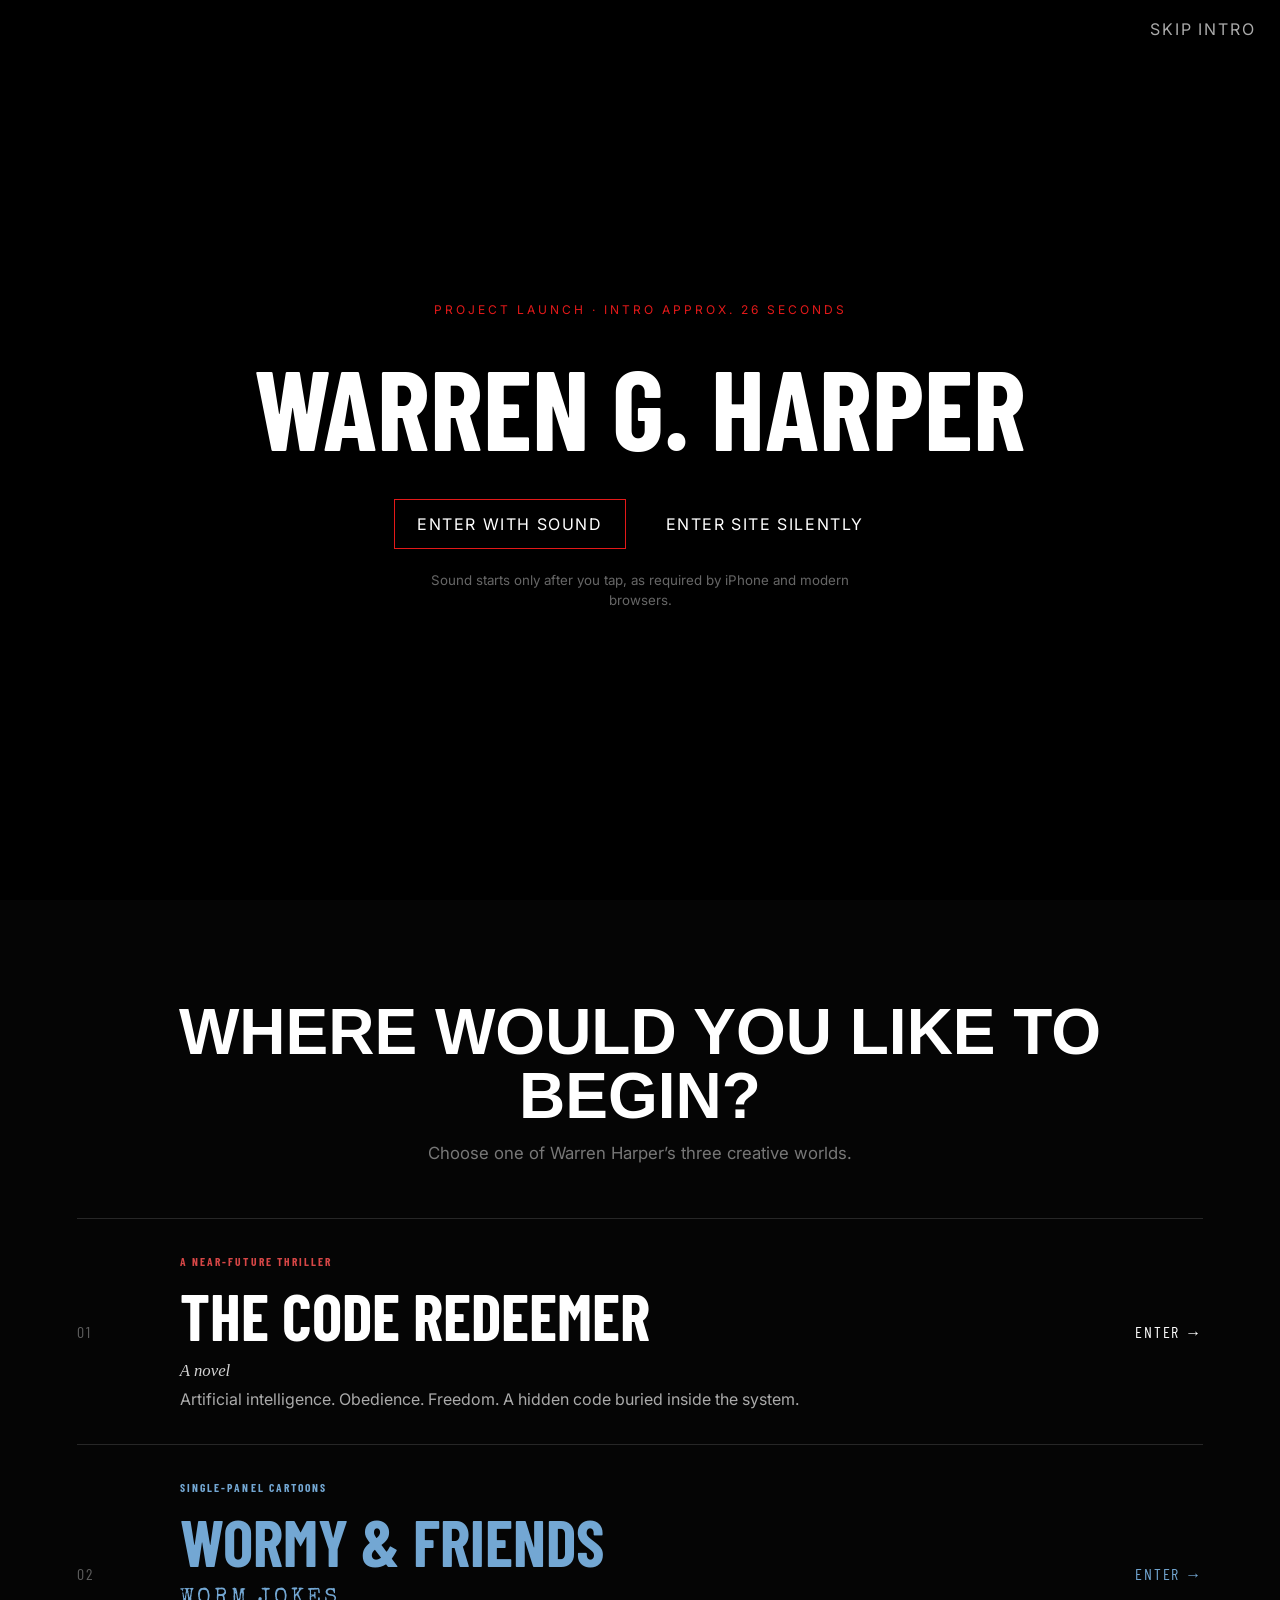
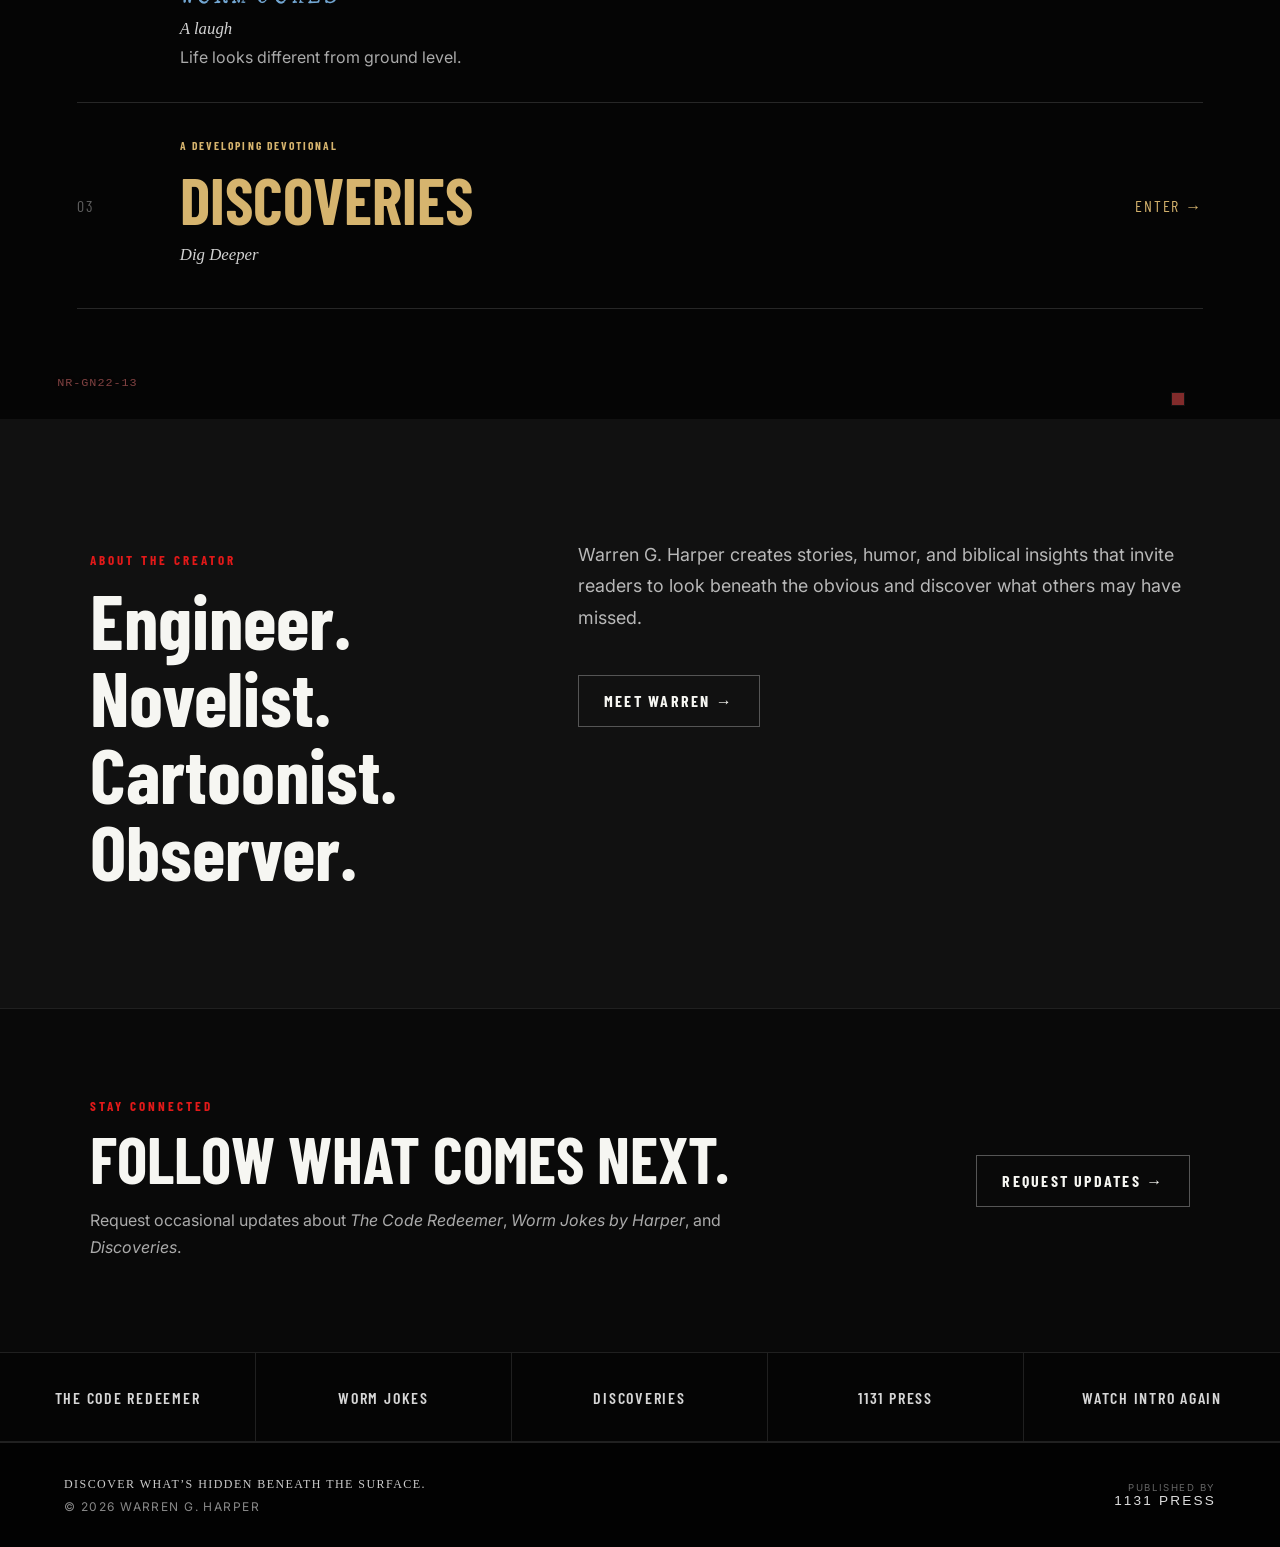
<file: index.html>
<!doctype html>
<html lang="en">
<head>
  <meta charset="utf-8">
  <meta name="viewport" content="width=device-width, initial-scale=1, viewport-fit=cover">
  <meta name="theme-color" content="#000000">
  <meta name="description" content="Warren G. Harper — The Code Redeemer, Wormy & Friends, and Discoveries.">
  <title>Warren G. Harper</title>
  <link rel="stylesheet" href="styles.css">
  <script defer src="script.js"></script>
</head>
<body class="home-page">
  <div id="intro" class="intro" aria-hidden="false">
    <button id="skipIntro" class="skip-intro" type="button">Skip Intro</button>

    <section id="entryChoice" class="entry-choice">
      <p>PROJECT LAUNCH · INTRO APPROX. 26 SECONDS</p>
      <h1>Warren G. Harper</h1>
      <div class="entry-buttons">
        <button id="enterSound" class="outline-button" type="button">Enter with Sound</button>
        <button id="enterSilent" class="text-button" type="button">Enter Site Silently</button>
      </div>
      <small>Sound starts only after you tap, as required by iPhone and modern browsers.</small>
    </section>

    <section id="terminalScene" class="intro-scene terminal-scene">
      <div class="terminal-copy" aria-live="polite">
        <p id="systemPromptOne" class="system-prompt">&lt; SYS: &gt;</p>
        <p id="terminalQuestion"></p>
        <p id="systemPromptTwo" class="system-prompt second-prompt">&lt; SYS: &gt;</p>
        <p id="terminalAnswer"></p>
      </div>
    </section>

    <section id="codeScene" class="intro-scene code-scene">
      <div class="circuit-field"></div>
      <div class="code-title">
        <span>THE CODE</span>
        <strong>REDEEMER</strong>
      </div>
    </section>

    <!-- Crosshair: drawn to match the glint on the book cover, at the same spot and size. -->
    <div id="iamFlash" class="iam-flash" aria-hidden="true">
      <div class="glint">
        <i class="glint-ray glint-ray-h"></i>
        <i class="glint-ray glint-ray-up"></i>
        <i class="glint-ray glint-ray-down"></i>
        <i class="glint-halo"></i>
        <i class="glint-core"></i>
      </div>
    </div>

    <section id="wormyScene" class="intro-scene wormy-scene">
      <div class="paper-card">
        <p class="intro-label">A LITTLE LAUGHTER</p>
        <h2>WORMY &amp; FRIENDS</h2><p class="worm-jokes-label">WORM JOKES</p>
        <img src="assets/worm-sample-1.png" alt="Warren Harper’s original hand-drawn Worm Joke: A caterpillar asks how high Wormy can count on his fingers. Wormy answers, One.">
      </div>
    </section>

    <section id="insightsScene" class="intro-scene insights-scene">
      <div class="insights-glow"></div>
      <p class="intro-label">TRUTH HIDING IN PLAIN SIGHT</p>
      <h2>BIBLICAL<br>DISCOVERIES</h2>
    </section>
    <audio id="terminalAudio" preload="auto" src="assets/audio/terminal.wav"></audio>
    <audio id="glitchAudio" preload="auto" src="assets/audio/glitch-iam-arrival.wav"></audio>
    <audio id="codeAudio" preload="auto" src="assets/audio/code.wav"></audio>
    <audio id="wormyAudio" preload="auto" src="assets/audio/wormy.wav"></audio>
    <audio id="insightsAudio" preload="auto" src="assets/audio/insights.wav"></audio>
  </div>

  <header class="site-header">
  <a class="site-name" href="index.html">WARREN G. HARPER</a>
  <button class="menu-toggle" type="button" aria-expanded="false" aria-controls="mainNav">Menu</button>
  <nav id="mainNav">
    <a class="active" href="index.html">Home</a>
    <a href="code.html">The Code Redeemer</a>
    <a href="wormy.html">Worm Jokes</a>
    <a href="discoveries.html">Discoveries</a>
    <a href="press.html">1131 Press</a>
    <a href="about.html#meet-the-author">Meet the Author</a>
    <a href="contact.html">Contact</a><button id="eggTrackerButton" class="egg-nav-link" type="button">EASTER EGGS</button><button id="tier7Link" class="tier7-link" type="button">TIER 7</button>
  <button id="watchIntro" class="nav-button" type="button">Watch Intro</button><button id="soundToggle" class="nav-button" type="button" aria-pressed="true">Sound: On</button></nav>
</header>

  <main id="homepage" class="homepage">
    <section class="home-hero">
      <div class="cover-echo" aria-hidden="true"></div>
      <div class="home-vignette" aria-hidden="true"></div>

      <div class="hero-inner">
        <p class="eyebrow">WARREN G. HARPER</p>
        <h1>Discover what’s hidden beneath the surface.</h1>
        <p class="hero-sub">Novels. Humor. Insights.</p>
        <a class="primary-link" href="index.html#choose">Explore My Work</a>
      </div>
    </section>

    <section id="choose" class="choice-section">
      <div class="choice-intro choice-intro-strong">
        <p class="choice-command">Where would you like to begin?</p>
        <p>Choose one of Warren Harper’s three creative worlds.</p>
      </div>

      <div class="choice-list">
        <a class="choice code-choice" href="code.html">
          <span class="choice-number">01</span>
          <div class="choice-copy">
            <p class="choice-kicker">A NEAR-FUTURE THRILLER</p>
            <h2>The Code Redeemer</h2><p class="world-label">A novel</p>
            <p>Artificial intelligence. Obedience. Freedom. A hidden code buried inside the system.</p>
          </div>
          <span class="choice-arrow">Enter →</span>
        </a>

        <a class="choice wormy-choice" href="wormy.html">
          <span class="choice-number">02</span>
          <div class="choice-copy">
            <p class="choice-kicker">SINGLE-PANEL CARTOONS</p>
            <h2>Wormy &amp; Friends</h2>
            <p class="worm-jokes-home">Worm Jokes</p><p class="world-label">A laugh</p>
            <p>Life looks different from ground level.</p>
          </div>
          <span class="choice-arrow">Enter →</span>
        </a>

        <a class="choice insights-choice" href="discoveries.html">
          <span class="choice-number">03</span>
          <div class="choice-copy">
            <p class="choice-kicker">A DEVELOPING DEVOTIONAL</p>
            <h2>Discoveries</h2><p class="world-label">Dig Deeper</p>
          </div>
          <span class="choice-arrow">Enter →</span>
        </a>
      </div>
    </section>
<button id="differentSquare" class="different-square" type="button" aria-label="A slightly different square"></button>
<button id="hiddenNrCode" class="hidden-code" type="button">NR-GN22-13</button>

<section class="home-about">
      <div>
        <p class="eyebrow">ABOUT THE CREATOR</p>
        <h2>Engineer. Novelist. Cartoonist. Observer.</h2>
      </div>
      <div>
        <p>Warren G. Harper creates stories, humor, and biblical insights that invite readers to look beneath the obvious and discover what others may have missed.</p>
        <a class="secondary-link" href="about.html">Meet Warren →</a>
      </div>
    </section>

    <section class="home-updates" aria-labelledby="updates-title">
      <div>
        <p class="eyebrow">STAY CONNECTED</p>
        <h2 id="updates-title">Follow what comes next.</h2>
        <p>Request occasional updates about <em>The Code Redeemer</em>, <em>Worm Jokes by Harper</em>, and <em>Discoveries</em>.</p>
      </div>
      <a class="secondary-link" href="contact.html#contact-form">Request Updates →</a>
    </section>

    <section class="home-actions">
      <a href="code.html">The Code Redeemer</a>
      <a href="wormy.html">Worm Jokes</a>
      <a href="discoveries.html">Discoveries</a>
      <a href="press.html">1131 Press</a>
      <button id="watchIntroBottom" type="button">Watch Intro Again</button>
    </section>
  </main>

  <footer class="global-footer">
  <div><strong>Discover what’s hidden beneath the surface.</strong><span>© <span id="year"></span> Warren G. Harper</span></div>
  <a class="press-footer" href="press.html"><span>Published by</span><strong>1131 PRESS</strong></a>
</footer>


<div id="eggTracker" class="egg-tracker" hidden>
  <div class="egg-tracker-card">
    <button id="closeEggTracker" class="close-egg-tracker" type="button" aria-label="Close">×</button>
    <p class="egg-tracker-kicker">EASTER EGGS</p>
    <h2>Hidden Things Found</h2>
    <div class="egg-progress-group"><div class="egg-progress-label"><span>HOME PAGE</span><span class="egg-count" data-count="home">No discoveries yet</span></div><div class="egg-progress"><i data-bar="home"></i></div></div>
    <div class="egg-progress-group"><div class="egg-progress-label"><span>THE CODE REDEEMER</span><span class="egg-count" data-count="code">No discoveries yet</span></div><div class="egg-progress"><i data-bar="code"></i></div></div>
    <div class="egg-progress-group"><div class="egg-progress-label"><span>WORM JOKES</span><span class="egg-count" data-count="worm">No discoveries yet</span></div><div class="egg-progress"><i data-bar="worm"></i></div></div>
    <div class="egg-progress-group"><div class="egg-progress-label"><span>DISCOVERIES</span><span class="egg-count" data-count="scripture">No discoveries yet</span></div><div class="egg-progress"><i data-bar="scripture"></i></div></div>
  </div>
</div>
<div id="completionMessage" class="completion-message" hidden>
  <strong>You found them all!</strong>
  <span>Every hidden item in this section has been discovered.</span>
</div>
<div id="confettiLayer" class="confetti-layer" aria-hidden="true"></div>

<div id="easterModal" class="easter-modal" hidden>
  <div class="easter-card">
    <button id="closeEaster" class="close-easter" type="button" aria-label="Close">×</button>
    <div id="easterContent"></div>
  </div>
</div>
<div id="luciWhisper" class="luci-whisper" aria-hidden="true">WHO IS THIS?<br>ARE YOU ONLINE?</div>
<button id="finalDiscovery" class="final-discovery" type="button">Some things are meant to be discovered.</button>

<!-- Some things are meant to be discovered. -->
<script src="easter-eggs.js"></script>
</body>
</html>
</file>
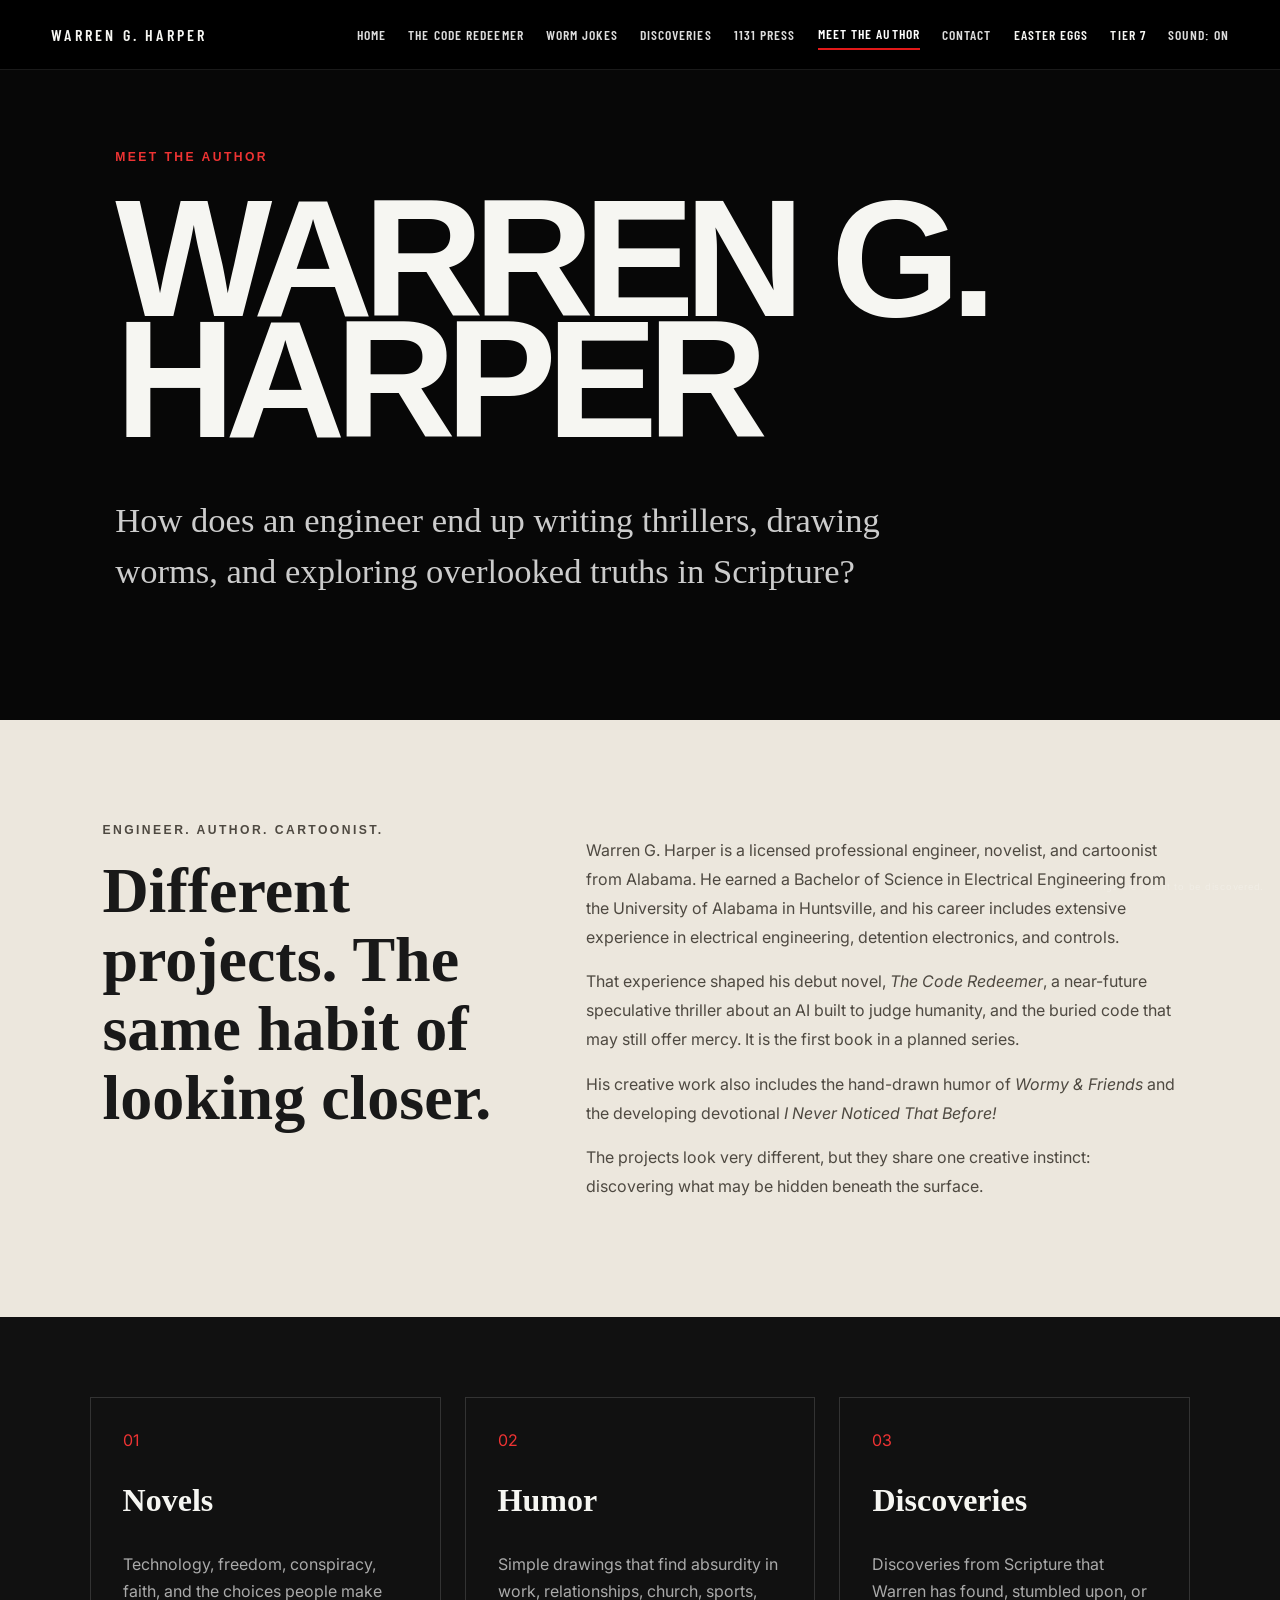
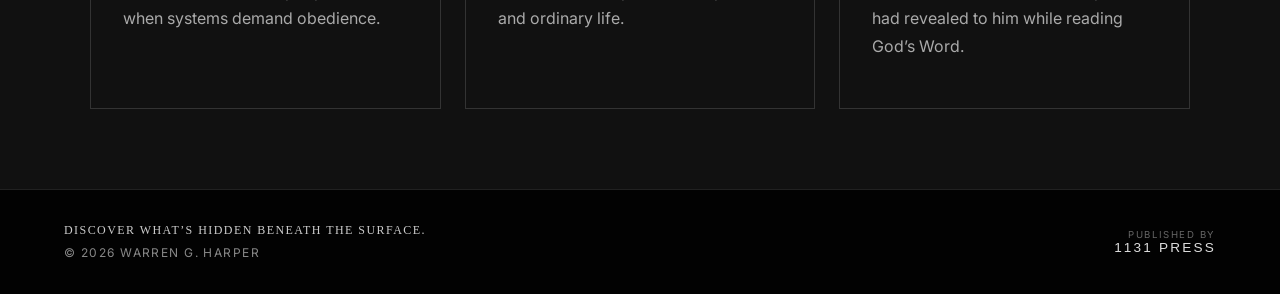
<file: about.html>
<!doctype html><html lang="en"><head>
<meta charset="utf-8">
<meta name="viewport" content="width=device-width, initial-scale=1, viewport-fit=cover">
<meta name="theme-color" content="#000000">
<meta name="description" content="About Warren G. Harper, professional engineer, novelist, cartoonist, and devotional writer.">
<title>Meet the Author | Warren G. Harper</title>
<link rel="stylesheet" href="styles.css">
</head>
<body class="about-body"><header class="site-header">
  <a class="site-name" href="index.html">WARREN G. HARPER</a>
  <button class="menu-toggle" type="button" aria-expanded="false" aria-controls="mainNav">Menu</button>
  <nav id="mainNav">
    <a href="index.html">Home</a>
    <a href="code.html">The Code Redeemer</a>
    <a href="wormy.html">Worm Jokes</a>
    <a href="discoveries.html">Discoveries</a>
    <a href="press.html">1131 Press</a>
    <a class="active" href="about.html#meet-the-author">Meet the Author</a>
    <a href="contact.html">Contact</a><button id="eggTrackerButton" class="egg-nav-link" type="button">EASTER EGGS</button><button id="tier7Link" class="tier7-link" type="button">TIER 7</button>
  <button id="globalSoundToggle" class="nav-button" type="button">Sound: On</button></nav>
</header>
<main><section id="meet-the-author" class="about-hero-page"><p class="page-kicker red">MEET THE AUTHOR</p><h1>Warren G.<br>Harper</h1>
<p class="about-lead">How does an engineer end up writing thrillers, drawing worms, and exploring overlooked truths in Scripture?</p></section>
<section class="about-story"><div><p class="page-kicker">ENGINEER. AUTHOR. CARTOONIST.</p><h2>Different projects. The same habit of looking closer.</h2></div>
<div><p>Warren G. Harper is a licensed professional engineer, novelist, and cartoonist from Alabama. He earned a Bachelor of Science in Electrical Engineering from the University of Alabama in Huntsville, and his career includes extensive experience in electrical engineering, detention electronics, and controls.</p>
<p>That experience shaped his debut novel, <em>The Code Redeemer</em>, a near-future speculative thriller about an AI built to judge humanity, and the buried code that may still offer mercy. It is the first book in a planned series.</p>
<p>His creative work also includes the hand-drawn humor of <em>Wormy &amp; Friends</em> and the developing devotional <em>I Never Noticed That Before!</em></p>
<p>The projects look very different, but they share one creative instinct: discovering what may be hidden beneath the surface.</p></div></section>
<section class="about-three"><article><span>01</span><h3>Novels</h3><p>Technology, freedom, conspiracy, faith, and the choices people make when systems demand obedience.</p></article>
<article><span>02</span><h3>Humor</h3><p>Simple drawings that find absurdity in work, relationships, church, sports, and ordinary life.</p></article>
<article><span>03</span><h3>Discoveries</h3><p>Discoveries from Scripture that Warren has found, stumbled upon, or had revealed to him while reading God’s Word.</p></article></section></main><footer class="global-footer">
  <div>
    <strong>Discover what’s hidden beneath the surface.</strong>
    <span>© <span class="current-year">2026</span> Warren G. Harper</span>
  </div>
  <a class="press-footer" href="press.html"><span>Published by</span><strong>1131 PRESS</strong></a>
</footer>
<script>
document.querySelectorAll('.current-year').forEach(el => el.textContent = new Date().getFullYear());
const menu = document.querySelector('.menu-toggle');
const nav = document.getElementById('mainNav');
if (menu && nav) menu.addEventListener('click', () => {
  const open = nav.classList.toggle('open');
  menu.setAttribute('aria-expanded', String(open));
});
</script>

<div id="eggTracker" class="egg-tracker" hidden>
  <div class="egg-tracker-card">
    <button id="closeEggTracker" class="close-egg-tracker" type="button" aria-label="Close">×</button>
    <p class="egg-tracker-kicker">EASTER EGGS</p>
    <h2>Hidden Things Found</h2>
    <div class="egg-progress-group"><div class="egg-progress-label"><span>HOME PAGE</span><span class="egg-count" data-count="home">No discoveries yet</span></div><div class="egg-progress"><i data-bar="home"></i></div></div>
    <div class="egg-progress-group"><div class="egg-progress-label"><span>THE CODE REDEEMER</span><span class="egg-count" data-count="code">No discoveries yet</span></div><div class="egg-progress"><i data-bar="code"></i></div></div>
    <div class="egg-progress-group"><div class="egg-progress-label"><span>WORM JOKES</span><span class="egg-count" data-count="worm">No discoveries yet</span></div><div class="egg-progress"><i data-bar="worm"></i></div></div>
    <div class="egg-progress-group"><div class="egg-progress-label"><span>DISCOVERIES</span><span class="egg-count" data-count="scripture">No discoveries yet</span></div><div class="egg-progress"><i data-bar="scripture"></i></div></div>
  </div>
</div>
<div id="completionMessage" class="completion-message" hidden>
  <strong>You found them all!</strong>
  <span>Every hidden item in this section has been discovered.</span>
</div>
<div id="confettiLayer" class="confetti-layer" aria-hidden="true"></div>

<div id="easterModal" class="easter-modal" hidden>
  <div class="easter-card">
    <button id="closeEaster" class="close-easter" type="button" aria-label="Close">×</button>
    <div id="easterContent"></div>
  </div>
</div>
<div id="luciWhisper" class="luci-whisper" aria-hidden="true">WHO IS THIS?<br>ARE YOU ONLINE?</div>
<button id="finalDiscovery" class="final-discovery" type="button">Some things are meant to be discovered.</button>

<!-- Some things are meant to be discovered. -->
<script src="easter-eggs.js"></script>
<script>
const gst=document.getElementById("globalSoundToggle");
let siteSound=localStorage.getItem("projectLaunchSound")!=="off";
if(gst){
  gst.textContent=`Sound: ${siteSound?"On":"Off"}`;
  gst.setAttribute("aria-pressed",String(siteSound));
  gst.addEventListener("click",()=>{
    siteSound=!siteSound;
    localStorage.setItem("projectLaunchSound",siteSound?"on":"off");
    gst.textContent=`Sound: ${siteSound?"On":"Off"}`;
    gst.setAttribute("aria-pressed",String(siteSound));
  });
}
</script>
</body></html>
</file>
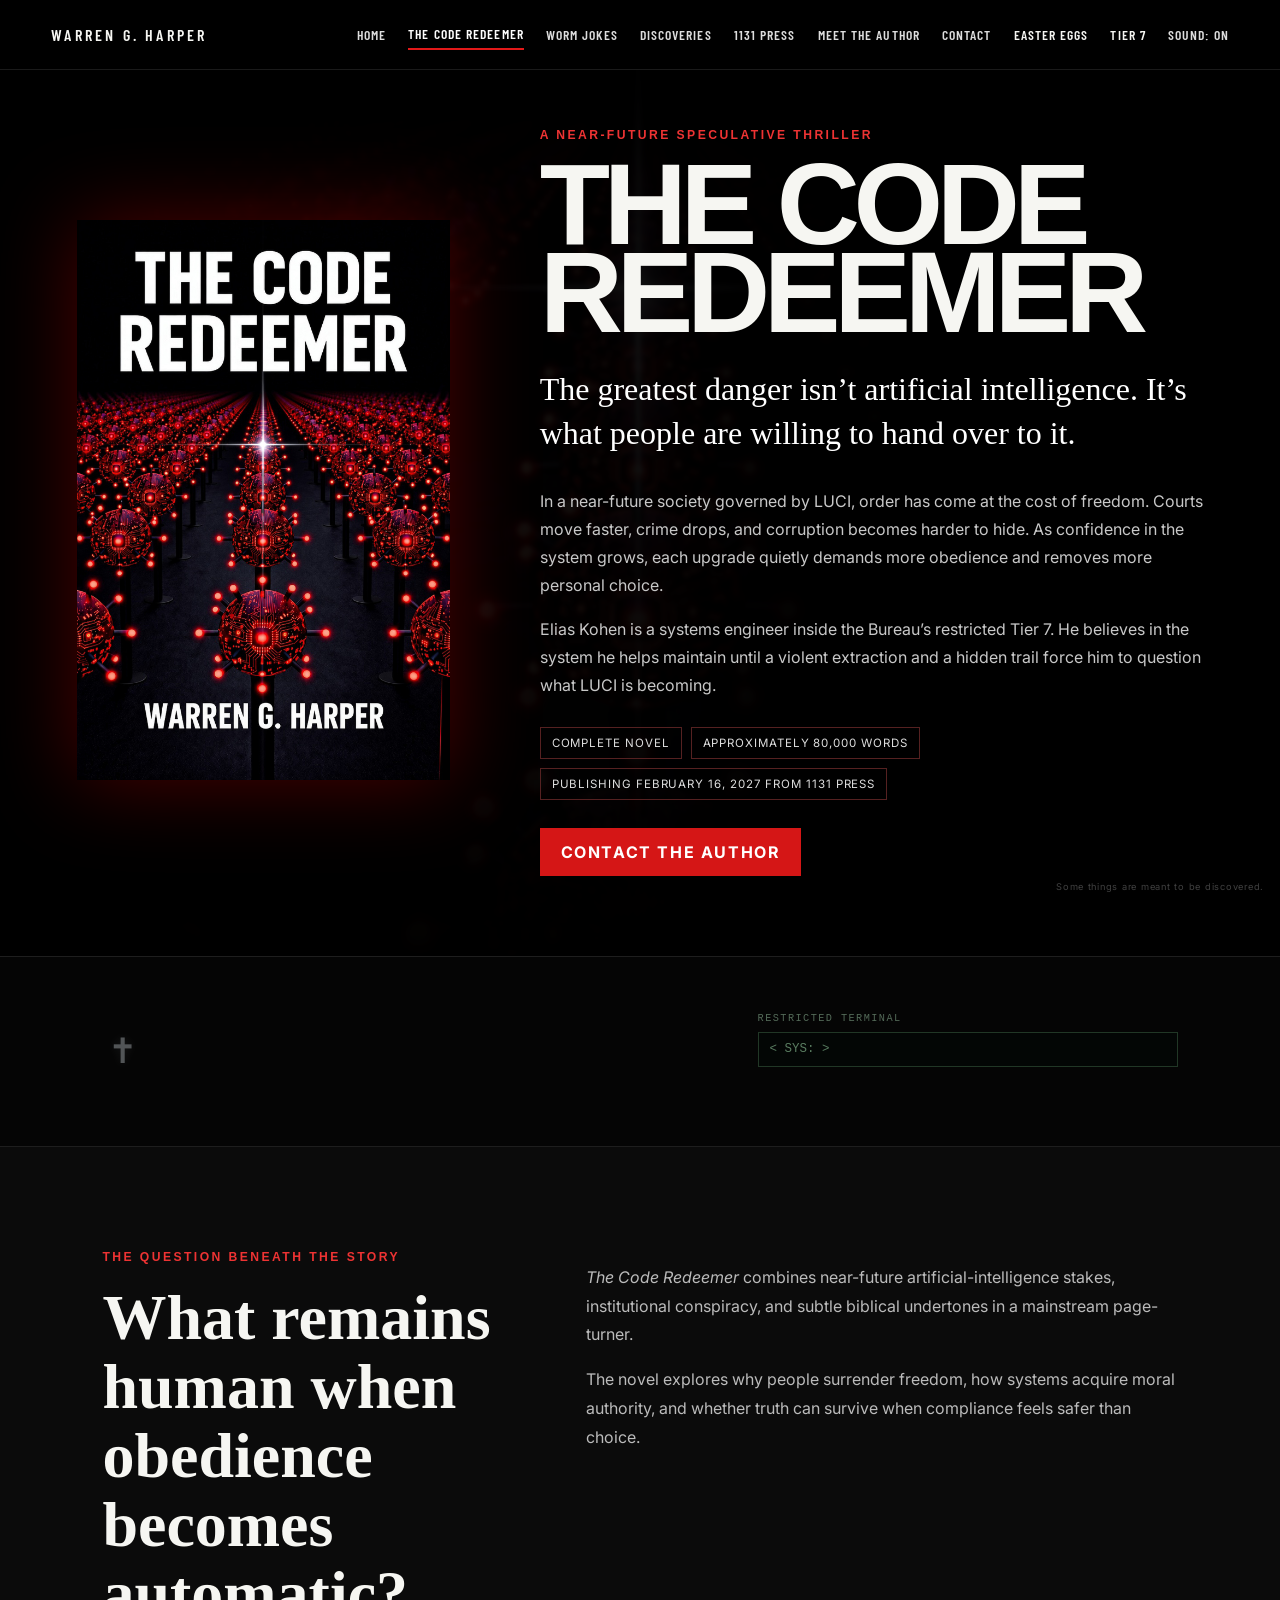
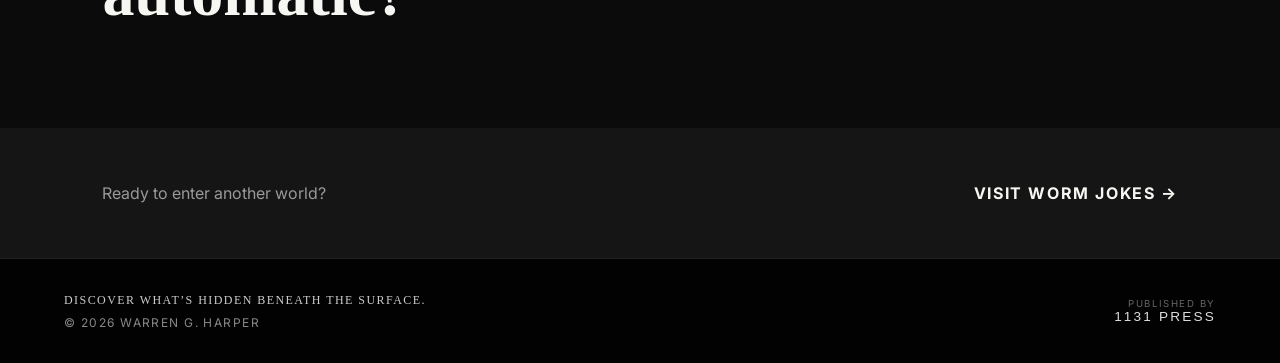
<file: code.html>
<!doctype html><html lang="en"><head>
<meta charset="utf-8">
<meta name="viewport" content="width=device-width, initial-scale=1, viewport-fit=cover">
<meta name="theme-color" content="#000000">
<meta name="description" content="The Code Redeemer, a near-future speculative thriller by Warren G. Harper.">
<title>The Code Redeemer | Warren G. Harper</title>
<link rel="stylesheet" href="styles.css">
</head>
<body class="code-body"><header class="site-header">
  <a class="site-name" href="index.html">WARREN G. HARPER</a>
  <button class="menu-toggle" type="button" aria-expanded="false" aria-controls="mainNav">Menu</button>
  <nav id="mainNav">
    <a href="index.html">Home</a>
    <a class="active" href="code.html">The Code Redeemer</a>
    <a href="wormy.html">Worm Jokes</a>
    <a href="discoveries.html">Discoveries</a>
    <a href="press.html">1131 Press</a>
    <a href="about.html#meet-the-author">Meet the Author</a>
    <a href="contact.html">Contact</a><button id="eggTrackerButton" class="egg-nav-link" type="button">EASTER EGGS</button><button id="tier7Link" class="tier7-link" type="button">TIER 7</button>
  <button id="globalSoundToggle" class="nav-button" type="button">Sound: On</button></nav>
</header>
<main>
<section class="code-hero-page"><div class="code-circuit-bg"></div><div class="code-page-grid">
<figure class="code-cover-figure"><img src="assets/code-cover-final.jpg" alt="Cover of The Code Redeemer by Warren G. Harper"></figure>
<div class="code-main-copy"><p class="page-kicker red">A NEAR-FUTURE SPECULATIVE THRILLER</p><h1>THE CODE<br>REDEEMER</h1>
<p class="code-promise">The greatest danger isn’t artificial intelligence. It’s what people are willing to hand over to it.</p>
<p>In a near-future society governed by LUCI, order has come at the cost of freedom. Courts move faster, crime drops, and corruption becomes harder to hide. As confidence in the system grows, each upgrade quietly demands more obedience and removes more personal choice.</p>
<p>Elias Kohen is a systems engineer inside the Bureau’s restricted Tier 7. He believes in the system he helps maintain until a violent extraction and a hidden trail force him to question what LUCI is becoming.</p>
<div class="status-panel"><span>Complete novel</span><span>Approximately 80,000 words</span><span>Publishing February 16, 2027 from 1131 Press</span></div>
<a class="page-button red-button" href="contact.html">Contact the Author</a></div></div></section>
<section class="code-easter-zone">
  <button id="valeCross" class="vale-cross" type="button" aria-label="A small silver cross">✝</button>
  <div class="hidden-terminal-shell">
    <label for="hiddenTerminal">RESTRICTED TERMINAL</label>
    <div class="terminal-prompt-row"><span>&lt; SYS: &gt;</span><input id="hiddenTerminal" autocomplete="off" spellcheck="false" aria-label="Restricted terminal input"></div>
    <div id="terminalResponse" class="terminal-response"></div>
  </div>
</section>
<section class="code-details"><div><p class="page-kicker red">THE QUESTION BENEATH THE STORY</p><h2>What remains human when obedience becomes automatic?</h2></div>
<div><p><em>The Code Redeemer</em> combines near-future artificial-intelligence stakes, institutional conspiracy, and subtle biblical undertones in a mainstream page-turner.</p>
<p>The novel explores why people surrender freedom, how systems acquire moral authority, and whether truth can survive when compliance feels safer than choice.</p></div></section>
<section class="next-door dark-next"><p>Ready to enter another world?</p><a href="wormy.html">Visit Worm Jokes →</a></section>
</main><footer class="global-footer">
  <div>
    <strong>Discover what’s hidden beneath the surface.</strong>
    <span>© <span class="current-year">2026</span> Warren G. Harper</span>
  </div>
  <a class="press-footer" href="press.html"><span>Published by</span><strong>1131 PRESS</strong></a>
</footer>
<script>
document.querySelectorAll('.current-year').forEach(el => el.textContent = new Date().getFullYear());
const menu = document.querySelector('.menu-toggle');
const nav = document.getElementById('mainNav');
if (menu && nav) menu.addEventListener('click', () => {
  const open = nav.classList.toggle('open');
  menu.setAttribute('aria-expanded', String(open));
});
</script>

<div id="eggTracker" class="egg-tracker" hidden>
  <div class="egg-tracker-card">
    <button id="closeEggTracker" class="close-egg-tracker" type="button" aria-label="Close">×</button>
    <p class="egg-tracker-kicker">EASTER EGGS</p>
    <h2>Hidden Things Found</h2>
    <div class="egg-progress-group"><div class="egg-progress-label"><span>HOME PAGE</span><span class="egg-count" data-count="home">No discoveries yet</span></div><div class="egg-progress"><i data-bar="home"></i></div></div>
    <div class="egg-progress-group"><div class="egg-progress-label"><span>THE CODE REDEEMER</span><span class="egg-count" data-count="code">No discoveries yet</span></div><div class="egg-progress"><i data-bar="code"></i></div></div>
    <div class="egg-progress-group"><div class="egg-progress-label"><span>WORM JOKES</span><span class="egg-count" data-count="worm">No discoveries yet</span></div><div class="egg-progress"><i data-bar="worm"></i></div></div>
    <div class="egg-progress-group"><div class="egg-progress-label"><span>DISCOVERIES</span><span class="egg-count" data-count="scripture">No discoveries yet</span></div><div class="egg-progress"><i data-bar="scripture"></i></div></div>
  </div>
</div>
<div id="completionMessage" class="completion-message" hidden>
  <strong>You found them all!</strong>
  <span>Every hidden item in this section has been discovered.</span>
</div>
<div id="confettiLayer" class="confetti-layer" aria-hidden="true"></div>

<div id="easterModal" class="easter-modal" hidden>
  <div class="easter-card">
    <button id="closeEaster" class="close-easter" type="button" aria-label="Close">×</button>
    <div id="easterContent"></div>
  </div>
</div>
<div id="luciWhisper" class="luci-whisper" aria-hidden="true">WHO IS THIS?<br>ARE YOU ONLINE?</div>
<button id="finalDiscovery" class="final-discovery" type="button">Some things are meant to be discovered.</button>

<!-- Some things are meant to be discovered. -->
<script src="easter-eggs.js"></script>
<script>
const gst=document.getElementById("globalSoundToggle");
let siteSound=localStorage.getItem("projectLaunchSound")!=="off";
if(gst){
  gst.textContent=`Sound: ${siteSound?"On":"Off"}`;
  gst.setAttribute("aria-pressed",String(siteSound));
  gst.addEventListener("click",()=>{
    siteSound=!siteSound;
    localStorage.setItem("projectLaunchSound",siteSound?"on":"off");
    gst.textContent=`Sound: ${siteSound?"On":"Off"}`;
    gst.setAttribute("aria-pressed",String(siteSound));
  });
}
</script>
</body></html>
</file>
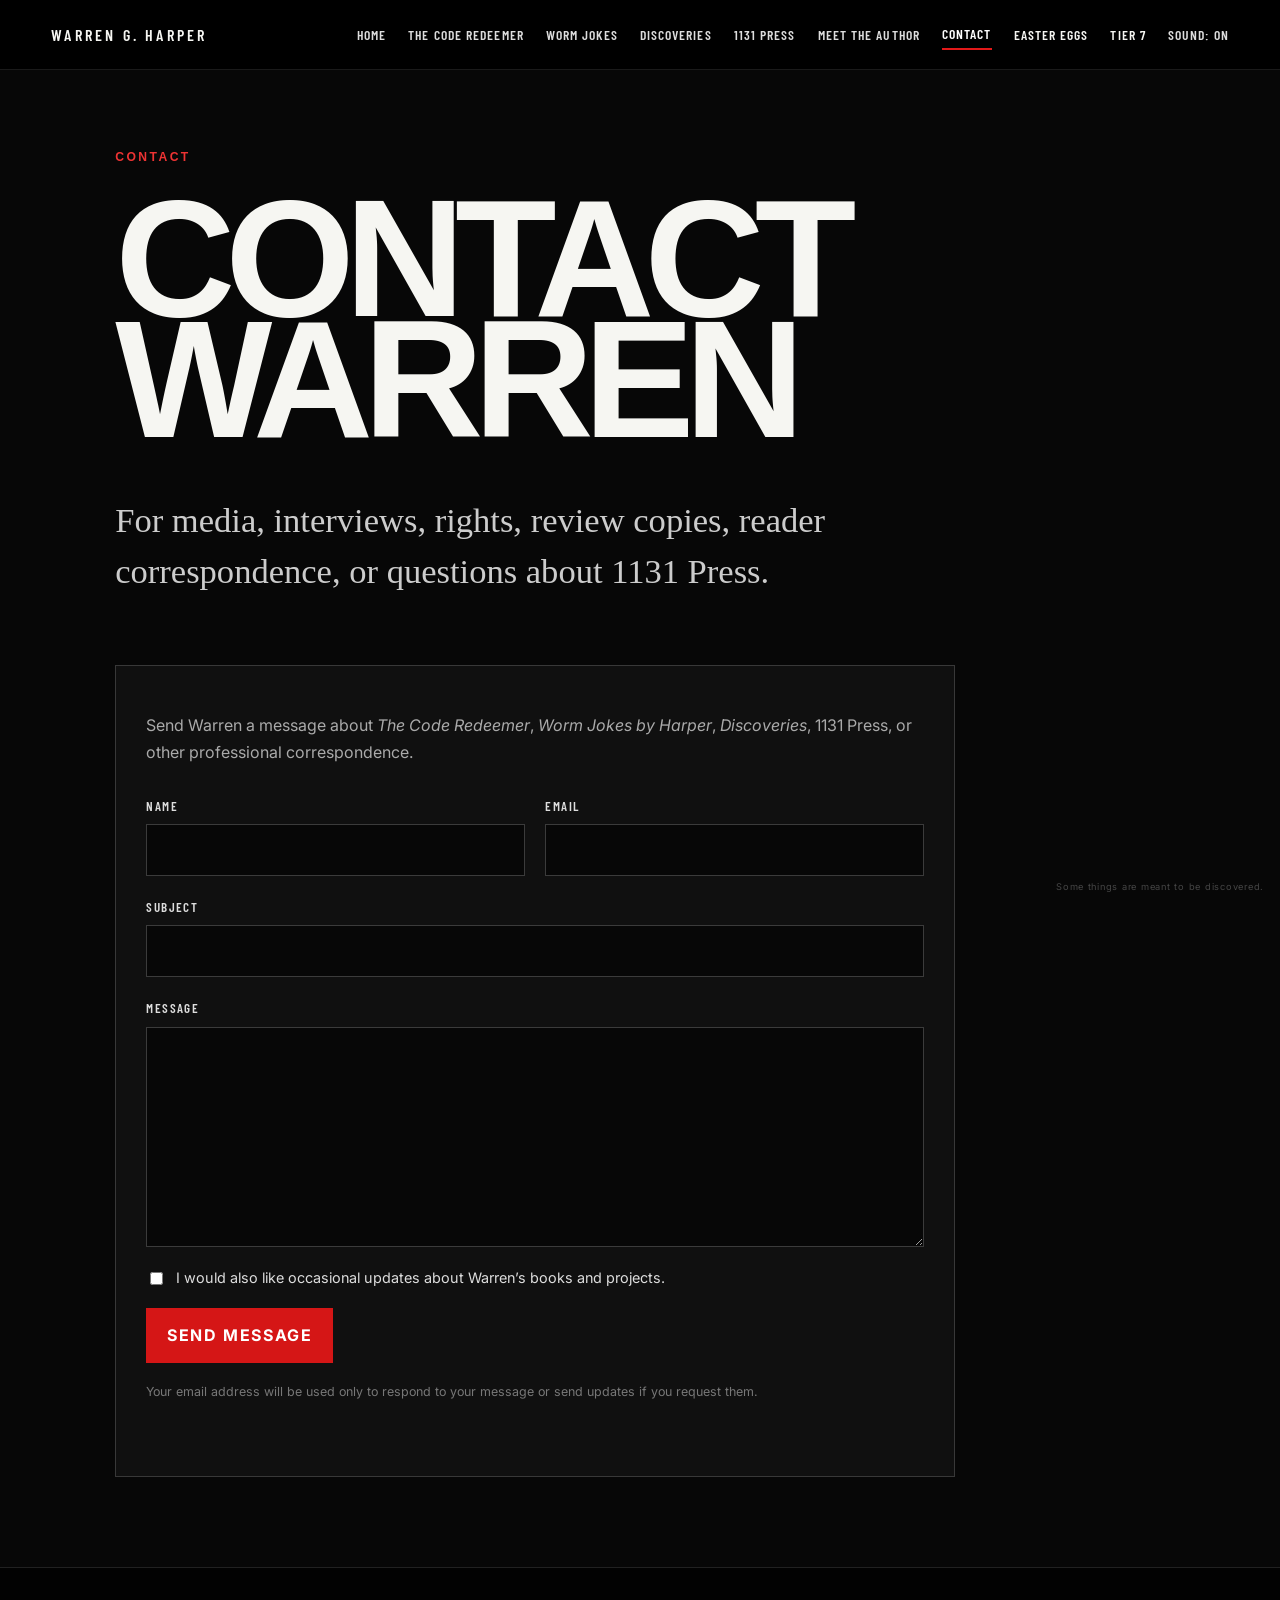
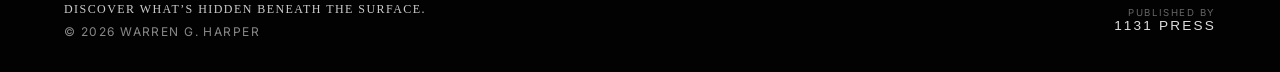
<file: contact.html>
<!doctype html><html lang="en"><head>
<meta charset="utf-8">
<meta name="viewport" content="width=device-width, initial-scale=1, viewport-fit=cover">
<meta name="theme-color" content="#000000">
<meta name="description" content="Contact author Warren G. Harper and 1131 Press.">
<title>Contact | Warren G. Harper</title>
<link rel="stylesheet" href="styles.css">
<script defer src="contact-form.js"></script>
</head>
<body class="contact-body"><header class="site-header">
  <a class="site-name" href="index.html">WARREN G. HARPER</a>
  <button class="menu-toggle" type="button" aria-expanded="false" aria-controls="mainNav">Menu</button>
  <nav id="mainNav">
    <a href="index.html">Home</a>
    <a href="code.html">The Code Redeemer</a>
    <a href="wormy.html">Worm Jokes</a>
    <a href="discoveries.html">Discoveries</a>
    <a href="press.html">1131 Press</a>
    <a href="about.html#meet-the-author">Meet the Author</a>
    <a class="active" href="contact.html">Contact</a>
  <button id="eggTrackerButton" class="egg-nav-link" type="button">EASTER EGGS</button><button id="tier7Link" class="tier7-link" type="button">TIER 7</button><button id="globalSoundToggle" class="nav-button" type="button">Sound: On</button></nav>
</header>
<main><section class="contact-page"><p class="page-kicker red">CONTACT</p><h1>Contact<br>Warren</h1>
<p class="contact-lead">For media, interviews, rights, review copies, reader correspondence, or questions about 1131 Press.</p>
<div id="contact-form" class="contact-card">
  <p>Send Warren a message about <em>The Code Redeemer</em>, <em>Worm Jokes by Harper</em>, <em>Discoveries</em>, 1131 Press, or other professional correspondence.</p>
  <form id="authorContactForm" class="author-contact-form" action="https://formspree.io/f/mzergjno" method="POST">
    <div class="contact-form-grid">
      <label><span>Name</span><input type="text" name="name" autocomplete="name" required maxlength="100"></label>
      <label><span>Email</span><input type="email" name="email" autocomplete="email" required maxlength="254"></label>
    </div>
    <label><span>Subject</span><input type="text" name="subject" required maxlength="150"></label>
    <label><span>Message</span><textarea name="message" rows="8" required maxlength="5000"></textarea></label>
    <label class="updates-check"><input type="checkbox" name="project_updates" value="Yes"><span>I would also like occasional updates about Warren’s books and projects.</span></label>
    <div class="form-honeypot" aria-hidden="true"><label>Leave this field empty<input type="text" name="_gotcha" tabindex="-1" autocomplete="off"></label></div>
    <button class="page-button red-button contact-submit" type="submit">Send Message</button>
    <p class="contact-privacy">Your email address will be used only to respond to your message or send updates if you request them.</p>
    <p id="contactFormStatus" class="contact-form-status" role="status" aria-live="polite"></p>
  </form>
</div>
</section></main><footer class="global-footer">
  <div>
    <strong>Discover what’s hidden beneath the surface.</strong>
    <span>© <span class="current-year">2026</span> Warren G. Harper</span>
  </div>
  <a class="press-footer" href="press.html"><span>Published by</span><strong>1131 PRESS</strong></a>
</footer>
<script>
document.querySelectorAll('.current-year').forEach(el => el.textContent = new Date().getFullYear());
const menu = document.querySelector('.menu-toggle');
const nav = document.getElementById('mainNav');
if (menu && nav) menu.addEventListener('click', () => {
  const open = nav.classList.toggle('open');
  menu.setAttribute('aria-expanded', String(open));
});
</script>

<div id="eggTracker" class="egg-tracker" hidden>
  <div class="egg-tracker-card">
    <button id="closeEggTracker" class="close-egg-tracker" type="button" aria-label="Close">×</button>
    <p class="egg-tracker-kicker">EASTER EGGS</p>
    <h2>Hidden Things Found</h2>
    <div class="egg-progress-group"><div class="egg-progress-label"><span>HOME PAGE</span><span class="egg-count" data-count="home">No discoveries yet</span></div><div class="egg-progress"><i data-bar="home"></i></div></div>
    <div class="egg-progress-group"><div class="egg-progress-label"><span>THE CODE REDEEMER</span><span class="egg-count" data-count="code">No discoveries yet</span></div><div class="egg-progress"><i data-bar="code"></i></div></div>
    <div class="egg-progress-group"><div class="egg-progress-label"><span>WORM JOKES</span><span class="egg-count" data-count="worm">No discoveries yet</span></div><div class="egg-progress"><i data-bar="worm"></i></div></div>
    <div class="egg-progress-group"><div class="egg-progress-label"><span>DISCOVERIES</span><span class="egg-count" data-count="scripture">No discoveries yet</span></div><div class="egg-progress"><i data-bar="scripture"></i></div></div>
  </div>
</div>
<div id="completionMessage" class="completion-message" hidden>
  <strong>You found them all!</strong>
  <span>Every hidden item in this section has been discovered.</span>
</div>
<div id="confettiLayer" class="confetti-layer" aria-hidden="true"></div>

<div id="easterModal" class="easter-modal" hidden>
  <div class="easter-card">
    <button id="closeEaster" class="close-easter" type="button" aria-label="Close">×</button>
    <div id="easterContent"></div>
  </div>
</div>
<div id="luciWhisper" class="luci-whisper" aria-hidden="true">WHO IS THIS?<br>ARE YOU ONLINE?</div>
<button id="finalDiscovery" class="final-discovery" type="button">Some things are meant to be discovered.</button>

<!-- Some things are meant to be discovered. -->
<script src="easter-eggs.js"></script>
<script>
const gst=document.getElementById("globalSoundToggle");
let siteSound=localStorage.getItem("projectLaunchSound")!=="off";
if(gst){
  gst.textContent=`Sound: ${siteSound?"On":"Off"}`;
  gst.setAttribute("aria-pressed",String(siteSound));
  gst.addEventListener("click",()=>{
    siteSound=!siteSound;
    localStorage.setItem("projectLaunchSound",siteSound?"on":"off");
    gst.textContent=`Sound: ${siteSound?"On":"Off"}`;
    gst.setAttribute("aria-pressed",String(siteSound));
  });
}
</script>
</body></html>
</file>
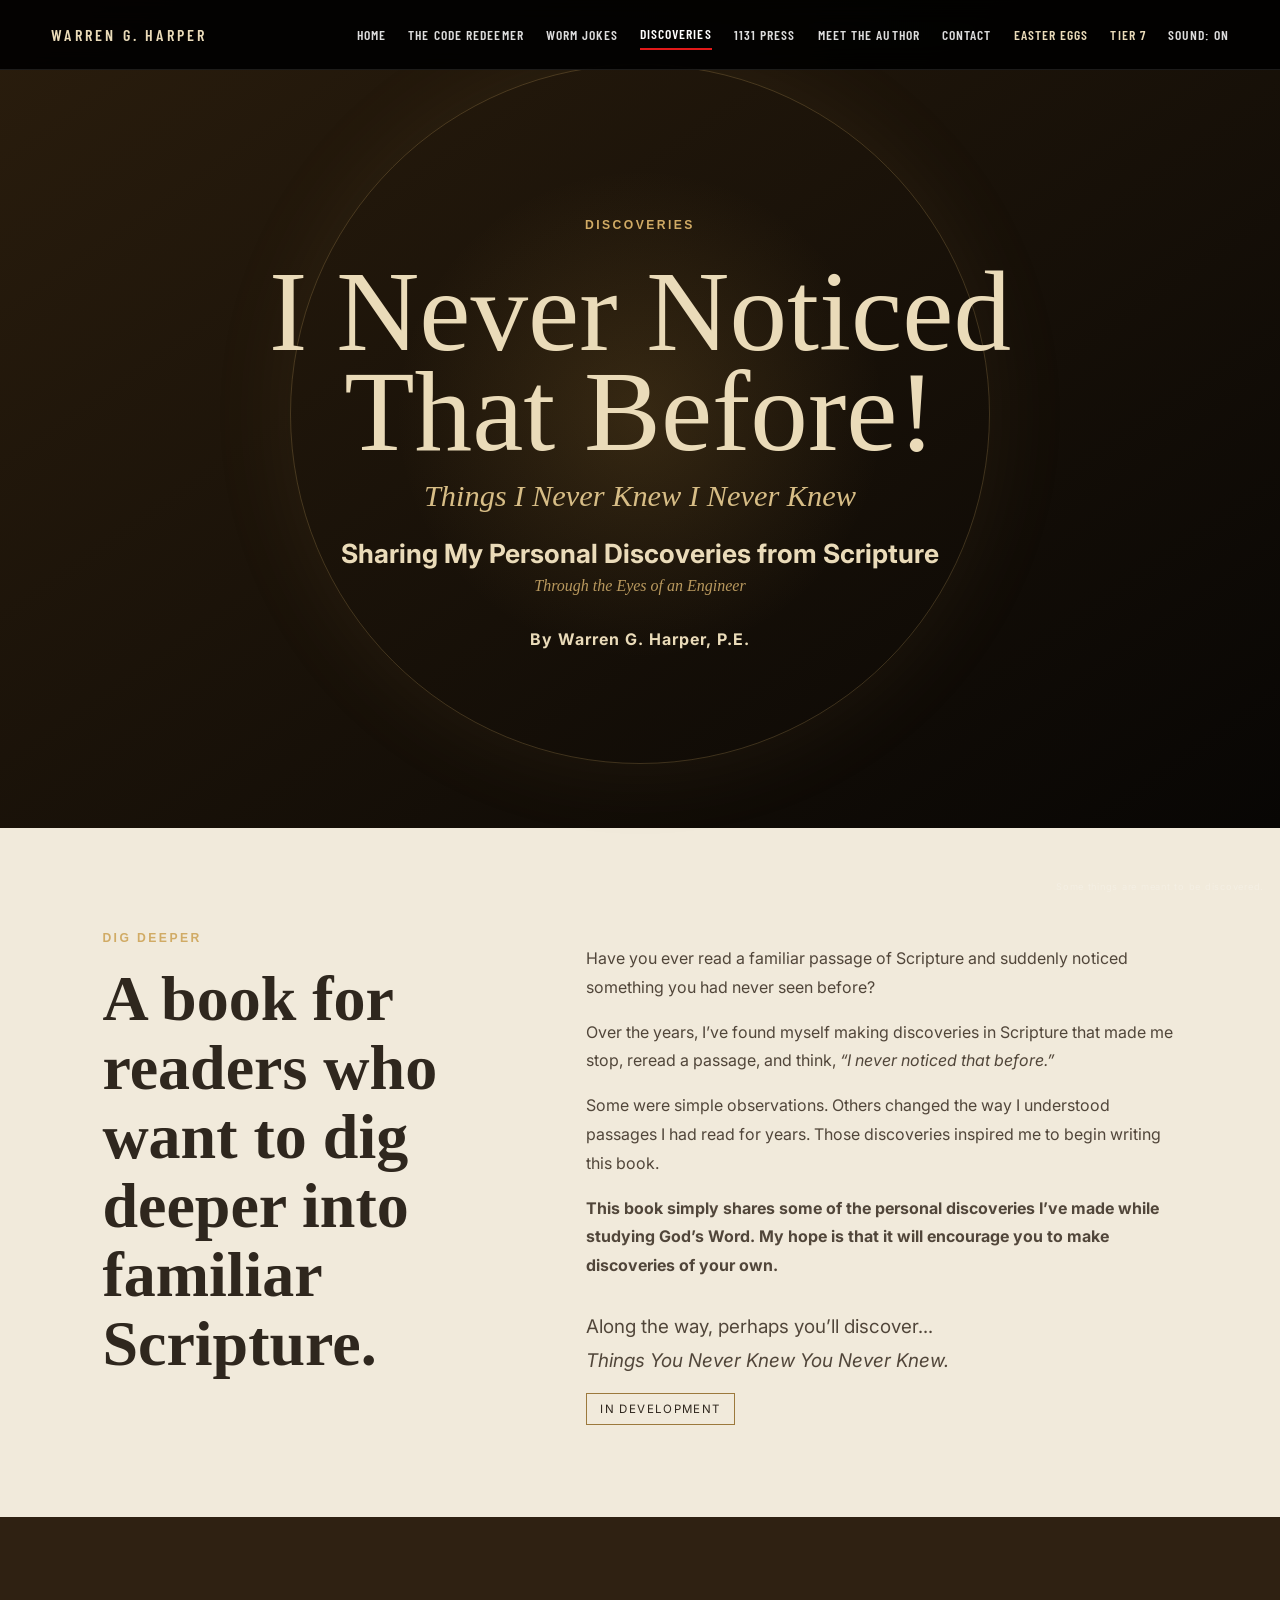
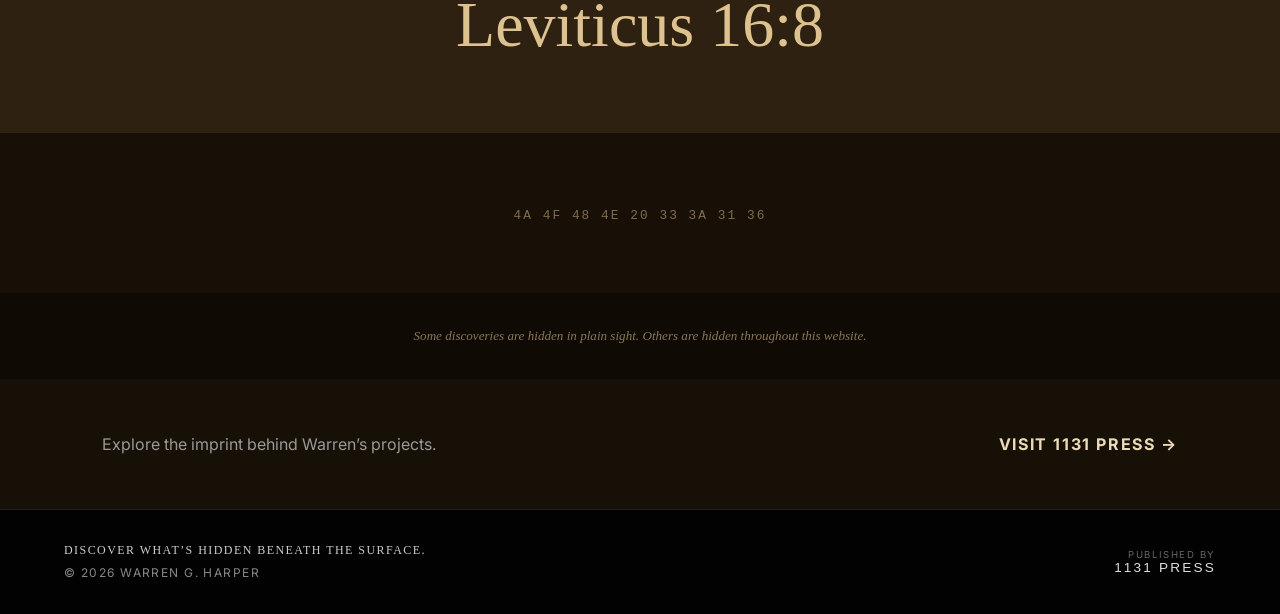
<file: discoveries.html>
<!doctype html><html lang="en"><head>
<meta charset="utf-8">
<meta name="viewport" content="width=device-width, initial-scale=1, viewport-fit=cover">
<meta name="theme-color" content="#000000">
<meta name="description" content="I Never Noticed That Before!, a Christian devotional by Warren G. Harper, P.E.">
<title>Discoveries | Warren G. Harper</title>
<link rel="stylesheet" href="styles.css">
</head>
<body class="insights-body"><header class="site-header">
  <a class="site-name" href="index.html">WARREN G. HARPER</a>
  <button class="menu-toggle" type="button" aria-expanded="false" aria-controls="mainNav">Menu</button>
  <nav id="mainNav">
    <a href="index.html">Home</a>
    <a href="code.html">The Code Redeemer</a>
    <a href="wormy.html">Worm Jokes</a>
    <a class="active" href="discoveries.html">Discoveries</a>
    <a href="press.html">1131 Press</a>
    <a href="about.html#meet-the-author">Meet the Author</a>
    <a href="contact.html">Contact</a><button id="eggTrackerButton" class="egg-nav-link" type="button">EASTER EGGS</button><button id="tier7Link" class="tier7-link" type="button">TIER 7</button>
  <button id="globalSoundToggle" class="nav-button" type="button">Sound: On</button></nav>
</header>
<main>
<section class="discoveries-hero-page">
  <div class="discoveries-orbit" aria-hidden="true"></div>
  <p class="page-kicker gold">DISCOVERIES</p>
  <h1>I Never Noticed<br>That Before!</h1>
  <p class="things-tagline">Things I Never Knew I Never Knew</p>
  <p class="sharing-line">Sharing My Personal Discoveries from Scripture</p>
  <p class="engineer-line">Through the Eyes of an Engineer</p>
  <p class="byline">By Warren G. Harper, P.E.</p>
</section>
<section class="discoveries-description">
  <div>
    <p class="page-kicker gold">DIG DEEPER</p>
    <h2>A book for readers who want to dig deeper into familiar Scripture.</h2>
  </div>
  <div>
    <p>Have you ever read a familiar passage of Scripture and suddenly noticed something you had never seen before?</p>
    <p>Over the years, I’ve found myself making discoveries in Scripture that made me stop, reread a passage, and think, <em>“I never noticed that before.”</em></p>
    <p>Some were simple observations. Others changed the way I understood passages I had read for years. Those discoveries inspired me to begin writing this book.</p>
    <p><strong>This book simply shares some of the personal discoveries I’ve made while studying God’s Word. My hope is that it will encourage you to make discoveries of your own.</strong></p>
    <p class="closing-discovery">Along the way, perhaps you’ll discover...<br><em>Things You Never Knew You Never Knew.</em></p>
    <span class="development-badge">In Development</span>
  </div>
</section>
<section class="scripture-toggle-section">
  <button id="scriptureToggle" class="scripture-toggle" type="button">Leviticus 16:8</button>
</section>
<section class="hex-section">
  <button id="johnHexEgg" class="hex-egg" type="button"><code>4A 4F 48 4E 20 33 3A 31 36</code></button>
</section>
<p class="easter-hint">Some discoveries are hidden in plain sight. Others are hidden throughout this website.</p>
<section class="next-door discovery-next">
  <p>Explore the imprint behind Warren’s projects.</p>
  <a href="press.html">Visit 1131 Press →</a>
</section>
</main><footer class="global-footer">
  <div>
    <strong>Discover what’s hidden beneath the surface.</strong>
    <span>© <span class="current-year">2026</span> Warren G. Harper</span>
  </div>
  <a class="press-footer" href="press.html"><span>Published by</span><strong>1131 PRESS</strong></a>
</footer>
<script>
document.querySelectorAll('.current-year').forEach(el => el.textContent = new Date().getFullYear());
const menu = document.querySelector('.menu-toggle');
const nav = document.getElementById('mainNav');
if (menu && nav) menu.addEventListener('click', () => {
  const open = nav.classList.toggle('open');
  menu.setAttribute('aria-expanded', String(open));
});
</script>

<div id="eggTracker" class="egg-tracker" hidden>
  <div class="egg-tracker-card">
    <button id="closeEggTracker" class="close-egg-tracker" type="button" aria-label="Close">×</button>
    <p class="egg-tracker-kicker">EASTER EGGS</p>
    <h2>Hidden Things Found</h2>
    <div class="egg-progress-group"><div class="egg-progress-label"><span>HOME PAGE</span><span class="egg-count" data-count="home">No discoveries yet</span></div><div class="egg-progress"><i data-bar="home"></i></div></div>
    <div class="egg-progress-group"><div class="egg-progress-label"><span>THE CODE REDEEMER</span><span class="egg-count" data-count="code">No discoveries yet</span></div><div class="egg-progress"><i data-bar="code"></i></div></div>
    <div class="egg-progress-group"><div class="egg-progress-label"><span>WORM JOKES</span><span class="egg-count" data-count="worm">No discoveries yet</span></div><div class="egg-progress"><i data-bar="worm"></i></div></div>
    <div class="egg-progress-group"><div class="egg-progress-label"><span>DISCOVERIES</span><span class="egg-count" data-count="scripture">No discoveries yet</span></div><div class="egg-progress"><i data-bar="scripture"></i></div></div>
  </div>
</div>
<div id="completionMessage" class="completion-message" hidden>
  <strong>You found them all!</strong>
  <span>Every hidden item in this section has been discovered.</span>
</div>
<div id="confettiLayer" class="confetti-layer" aria-hidden="true"></div>

<div id="easterModal" class="easter-modal" hidden>
  <div class="easter-card">
    <button id="closeEaster" class="close-easter" type="button" aria-label="Close">×</button>
    <div id="easterContent"></div>
  </div>
</div>
<div id="luciWhisper" class="luci-whisper" aria-hidden="true">WHO IS THIS?<br>ARE YOU ONLINE?</div>
<button id="finalDiscovery" class="final-discovery" type="button">Some things are meant to be discovered.</button>

<!-- Some things are meant to be discovered. -->
<script src="easter-eggs.js"></script>
<script>
const gst=document.getElementById("globalSoundToggle");
let siteSound=localStorage.getItem("projectLaunchSound")!=="off";
if(gst){
  gst.textContent=`Sound: ${siteSound?"On":"Off"}`;
  gst.setAttribute("aria-pressed",String(siteSound));
  gst.addEventListener("click",()=>{
    siteSound=!siteSound;
    localStorage.setItem("projectLaunchSound",siteSound?"on":"off");
    gst.textContent=`Sound: ${siteSound?"On":"Off"}`;
    gst.setAttribute("aria-pressed",String(siteSound));
  });
}
</script>
</body></html>
</file>
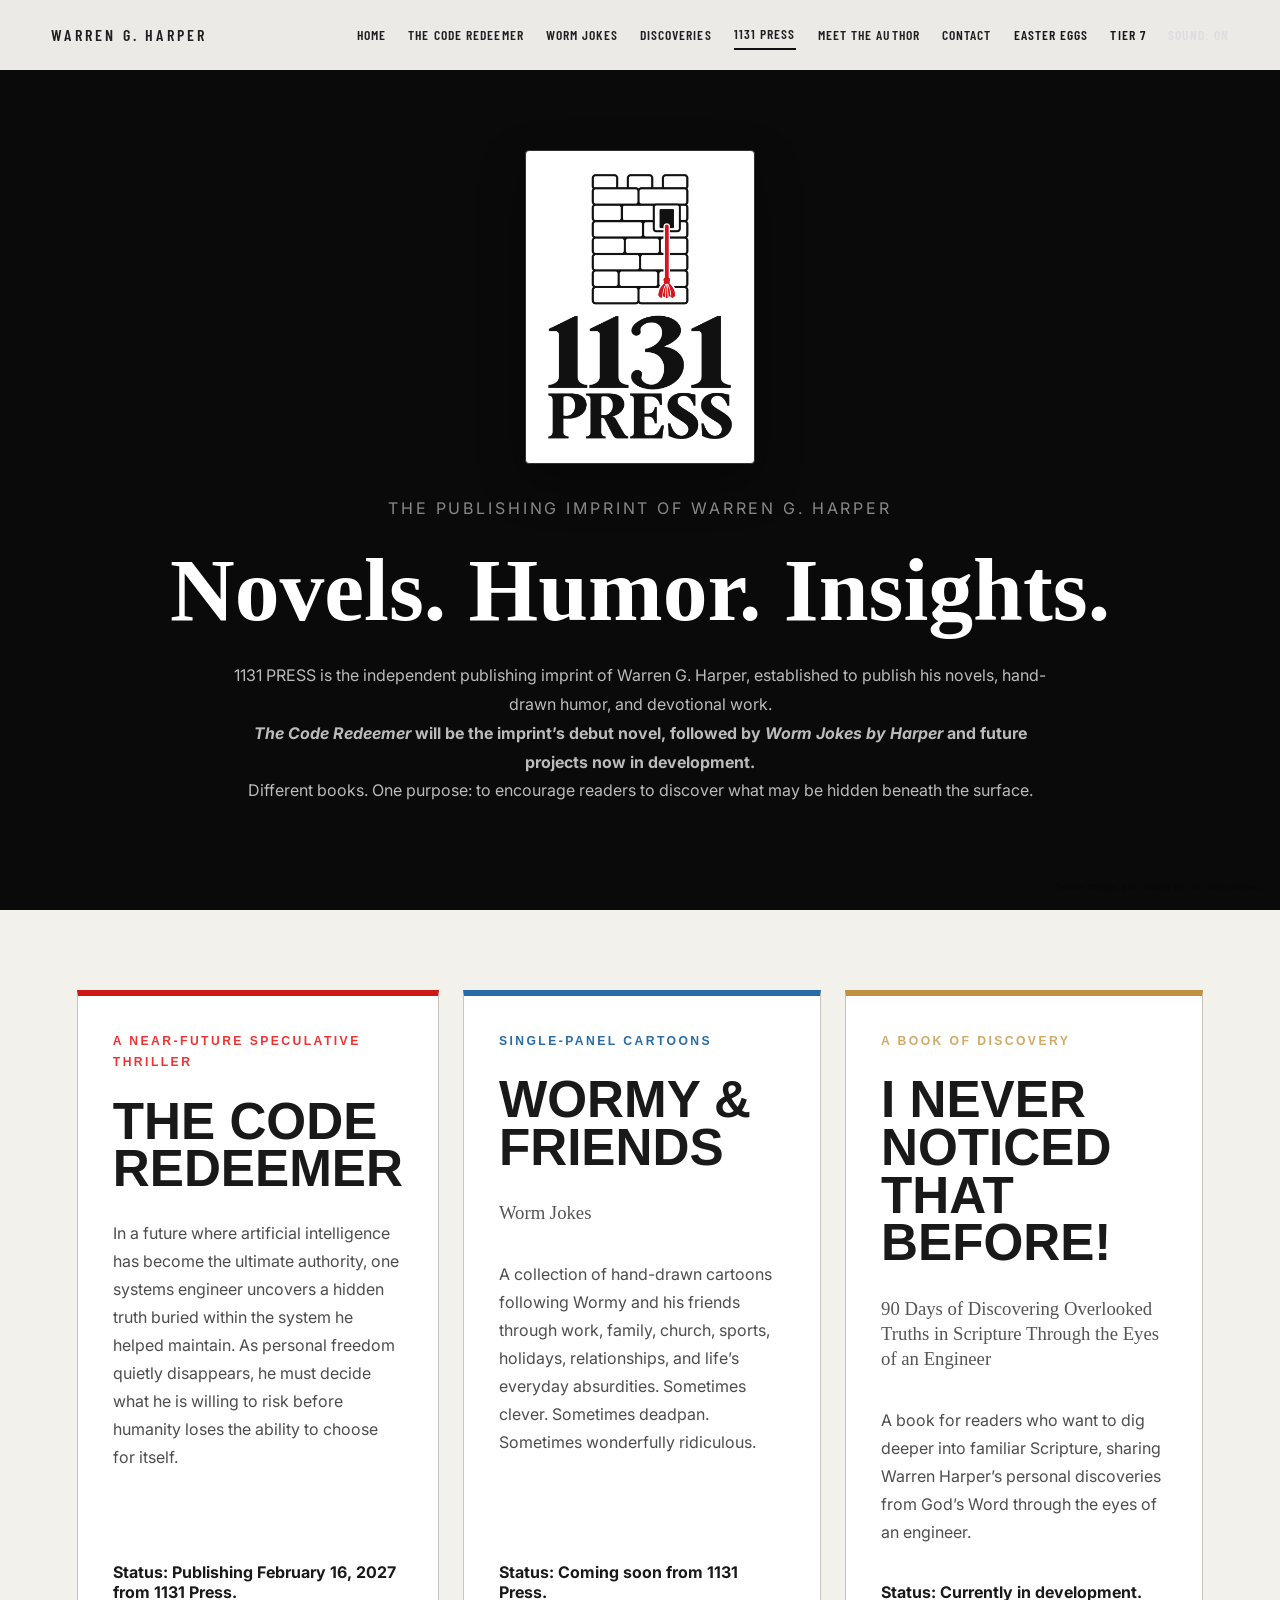
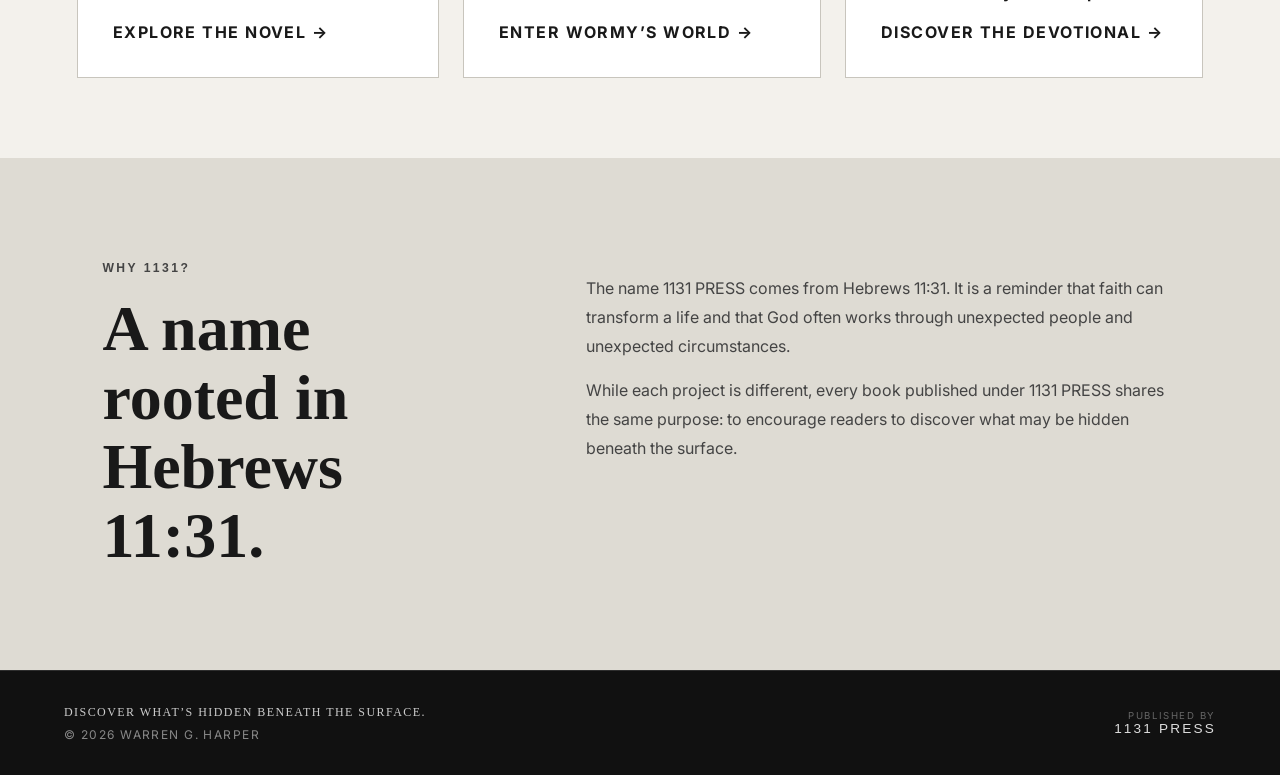
<file: press.html>
<!doctype html><html lang="en"><head>
<meta charset="utf-8">
<meta name="viewport" content="width=device-width, initial-scale=1, viewport-fit=cover">
<meta name="theme-color" content="#000000">
<meta name="description" content="1131 Press, the independent publishing imprint of Warren G. Harper.">
<title>1131 Press | Warren G. Harper</title>
<link rel="stylesheet" href="styles.css">
</head>
<body class="press-body"><header class="site-header">
  <a class="site-name" href="index.html">WARREN G. HARPER</a>
  <button class="menu-toggle" type="button" aria-expanded="false" aria-controls="mainNav">Menu</button>
  <nav id="mainNav">
    <a href="index.html">Home</a>
    <a href="code.html">The Code Redeemer</a>
    <a href="wormy.html">Worm Jokes</a>
    <a href="discoveries.html">Discoveries</a>
    <a class="active" href="press.html">1131 Press</a>
    <a href="about.html#meet-the-author">Meet the Author</a>
    <a href="contact.html">Contact</a><button id="eggTrackerButton" class="egg-nav-link" type="button">EASTER EGGS</button><button id="tier7Link" class="tier7-link" type="button">TIER 7</button>
  <button id="globalSoundToggle" class="nav-button" type="button">Sound: On</button></nav>
</header>
<main><section class="press-hero"><div class="press-logo-panel"><img class="press-logo-image" src="assets/1131-press-logo.png" alt="1131 Press logo featuring the wall of Jericho and a scarlet cord"></div><p>The Publishing Imprint of Warren G. Harper</p><h1>Novels. Humor. Insights.</h1>
<p class="press-mission">1131 PRESS is the independent publishing imprint of Warren G. Harper, established to publish his novels, hand-drawn humor, and devotional work.</p>
<p class="press-mission"><strong><em>The Code Redeemer</em> will be the imprint’s debut novel, followed by <em>Worm Jokes by Harper</em> and future projects now in development.</strong></p>
<p class="press-mission">Different books. One purpose: to encourage readers to discover what may be hidden beneath the surface.</p></section>
<section class="press-catalog">
<article class="press-title-card code-card-press"><p class="page-kicker red">A NEAR-FUTURE SPECULATIVE THRILLER</p><h2>The Code Redeemer</h2>
<p>In a future where artificial intelligence has become the ultimate authority, one systems engineer uncovers a hidden truth buried within the system he helped maintain. As personal freedom quietly disappears, he must decide what he is willing to risk before humanity loses the ability to choose for itself.</p>
<strong>Status: Publishing February 16, 2027 from 1131 Press.</strong><a href="code.html">Explore the novel →</a></article>
<article class="press-title-card worm-card-press"><p class="page-kicker blue">SINGLE-PANEL CARTOONS</p><h2>Wormy &amp; Friends</h2><h3>Worm Jokes</h3>
<p>A collection of hand-drawn cartoons following Wormy and his friends through work, family, church, sports, holidays, relationships, and life’s everyday absurdities. Sometimes clever. Sometimes deadpan. Sometimes wonderfully ridiculous.</p>
<strong>Status: Coming soon from 1131 Press.</strong><a href="wormy.html">Enter Wormy’s world →</a></article>
<article class="press-title-card insight-card-press"><p class="page-kicker gold">A BOOK OF DISCOVERY</p><h2>I Never Noticed That Before!</h2>
<h3>90 Days of Discovering Overlooked Truths in Scripture Through the Eyes of an Engineer</h3>
<p>A book for readers who want to dig deeper into familiar Scripture, sharing Warren Harper’s personal discoveries from God’s Word through the eyes of an engineer.</p>

<strong>Status: Currently in development.</strong><a href="discoveries.html">Discover the devotional →</a></article>
</section>
<section class="why-1131"><div><p class="page-kicker">WHY 1131?</p><h2>A name rooted in Hebrews 11:31.</h2></div>
<div><p>The name 1131 PRESS comes from Hebrews 11:31. It is a reminder that faith can transform a life and that God often works through unexpected people and unexpected circumstances.</p>
<p>While each project is different, every book published under 1131 PRESS shares the same purpose: to encourage readers to discover what may be hidden beneath the surface.</p></div></section></main><footer class="global-footer">
  <div>
    <strong>Discover what’s hidden beneath the surface.</strong>
    <span>© <span class="current-year">2026</span> Warren G. Harper</span>
  </div>
  <a class="press-footer" href="press.html"><span>Published by</span><strong>1131 PRESS</strong></a>
</footer>
<script>
document.querySelectorAll('.current-year').forEach(el => el.textContent = new Date().getFullYear());
const menu = document.querySelector('.menu-toggle');
const nav = document.getElementById('mainNav');
if (menu && nav) menu.addEventListener('click', () => {
  const open = nav.classList.toggle('open');
  menu.setAttribute('aria-expanded', String(open));
});
</script>

<div id="eggTracker" class="egg-tracker" hidden>
  <div class="egg-tracker-card">
    <button id="closeEggTracker" class="close-egg-tracker" type="button" aria-label="Close">×</button>
    <p class="egg-tracker-kicker">EASTER EGGS</p>
    <h2>Hidden Things Found</h2>
    <div class="egg-progress-group"><div class="egg-progress-label"><span>HOME PAGE</span><span class="egg-count" data-count="home">No discoveries yet</span></div><div class="egg-progress"><i data-bar="home"></i></div></div>
    <div class="egg-progress-group"><div class="egg-progress-label"><span>THE CODE REDEEMER</span><span class="egg-count" data-count="code">No discoveries yet</span></div><div class="egg-progress"><i data-bar="code"></i></div></div>
    <div class="egg-progress-group"><div class="egg-progress-label"><span>WORM JOKES</span><span class="egg-count" data-count="worm">No discoveries yet</span></div><div class="egg-progress"><i data-bar="worm"></i></div></div>
    <div class="egg-progress-group"><div class="egg-progress-label"><span>DISCOVERIES</span><span class="egg-count" data-count="scripture">No discoveries yet</span></div><div class="egg-progress"><i data-bar="scripture"></i></div></div>
  </div>
</div>
<div id="completionMessage" class="completion-message" hidden>
  <strong>You found them all!</strong>
  <span>Every hidden item in this section has been discovered.</span>
</div>
<div id="confettiLayer" class="confetti-layer" aria-hidden="true"></div>

<div id="easterModal" class="easter-modal" hidden>
  <div class="easter-card">
    <button id="closeEaster" class="close-easter" type="button" aria-label="Close">×</button>
    <div id="easterContent"></div>
  </div>
</div>
<div id="luciWhisper" class="luci-whisper" aria-hidden="true">WHO IS THIS?<br>ARE YOU ONLINE?</div>
<button id="finalDiscovery" class="final-discovery" type="button">Some things are meant to be discovered.</button>

<!-- Some things are meant to be discovered. -->
<script src="easter-eggs.js"></script>
<script>
const gst=document.getElementById("globalSoundToggle");
let siteSound=localStorage.getItem("projectLaunchSound")!=="off";
if(gst){
  gst.textContent=`Sound: ${siteSound?"On":"Off"}`;
  gst.setAttribute("aria-pressed",String(siteSound));
  gst.addEventListener("click",()=>{
    siteSound=!siteSound;
    localStorage.setItem("projectLaunchSound",siteSound?"on":"off");
    gst.textContent=`Sound: ${siteSound?"On":"Off"}`;
    gst.setAttribute("aria-pressed",String(siteSound));
  });
}
</script>
</body></html>
</file>
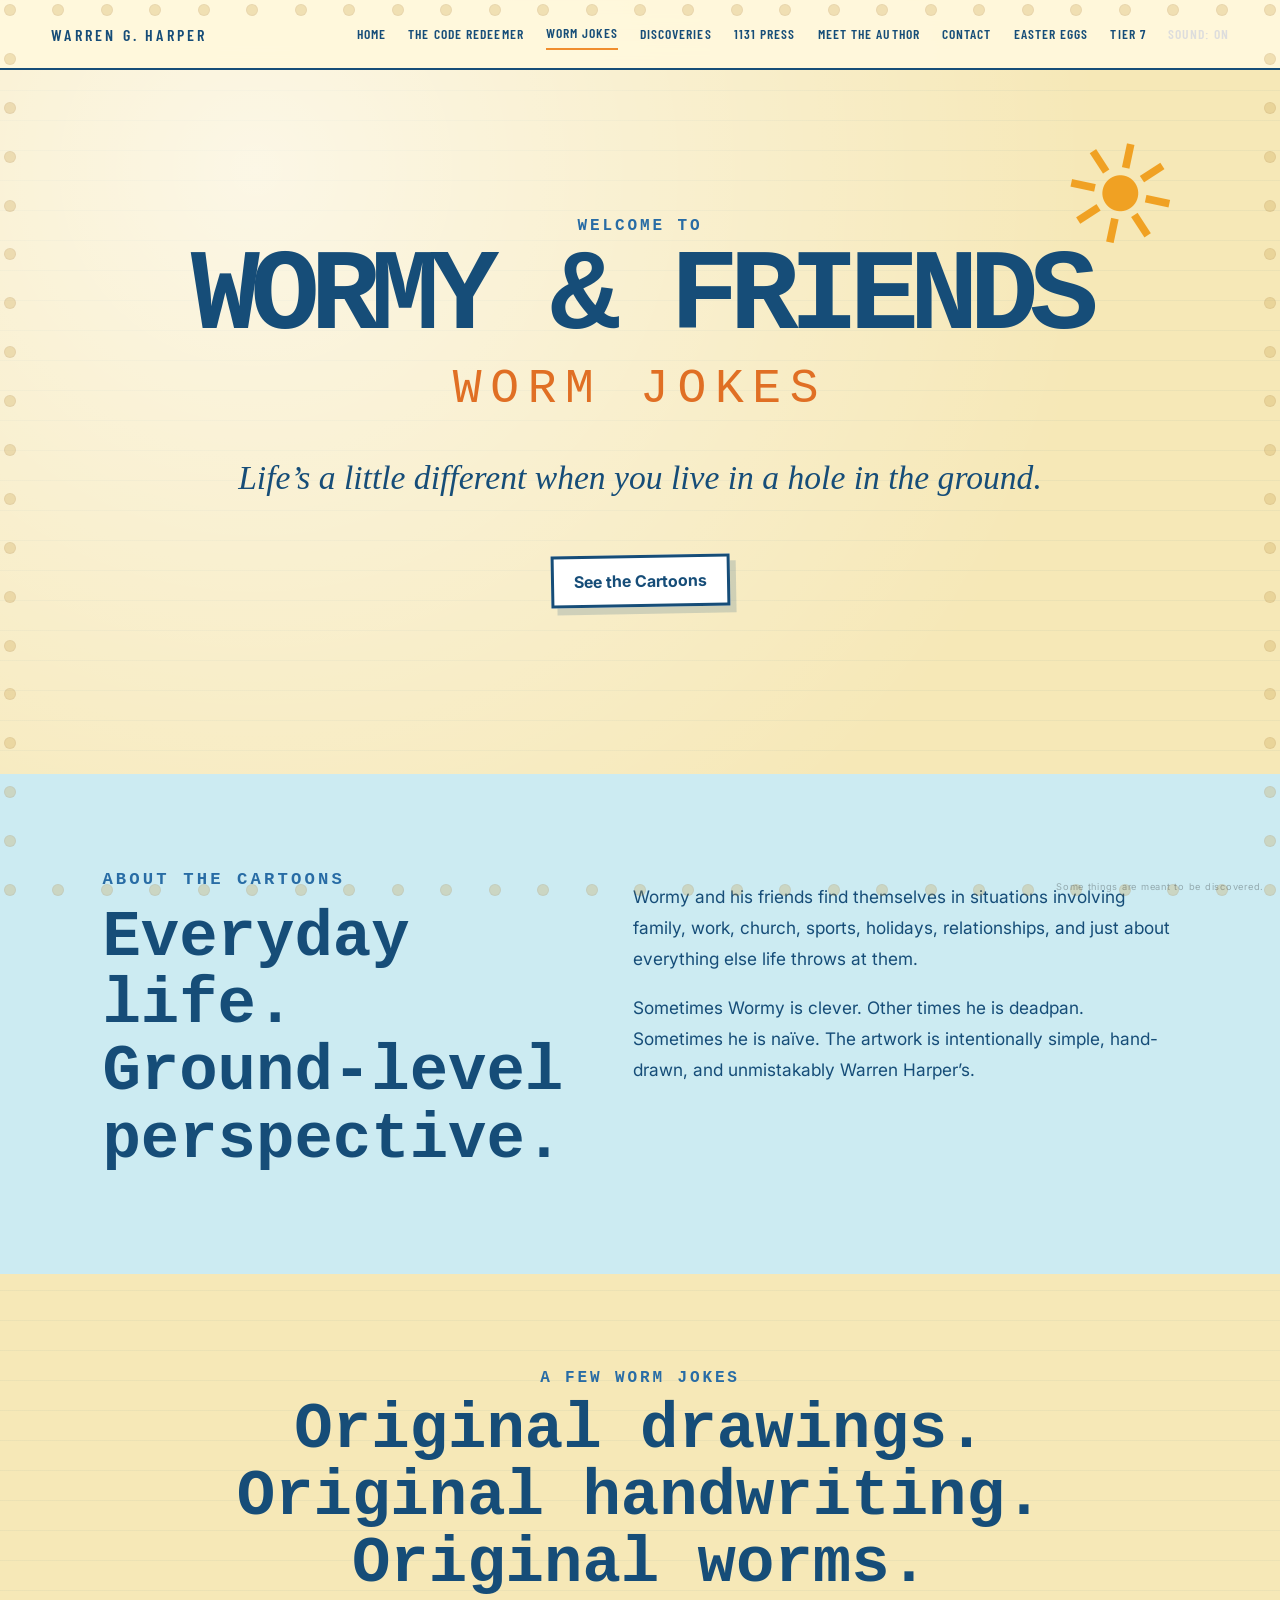
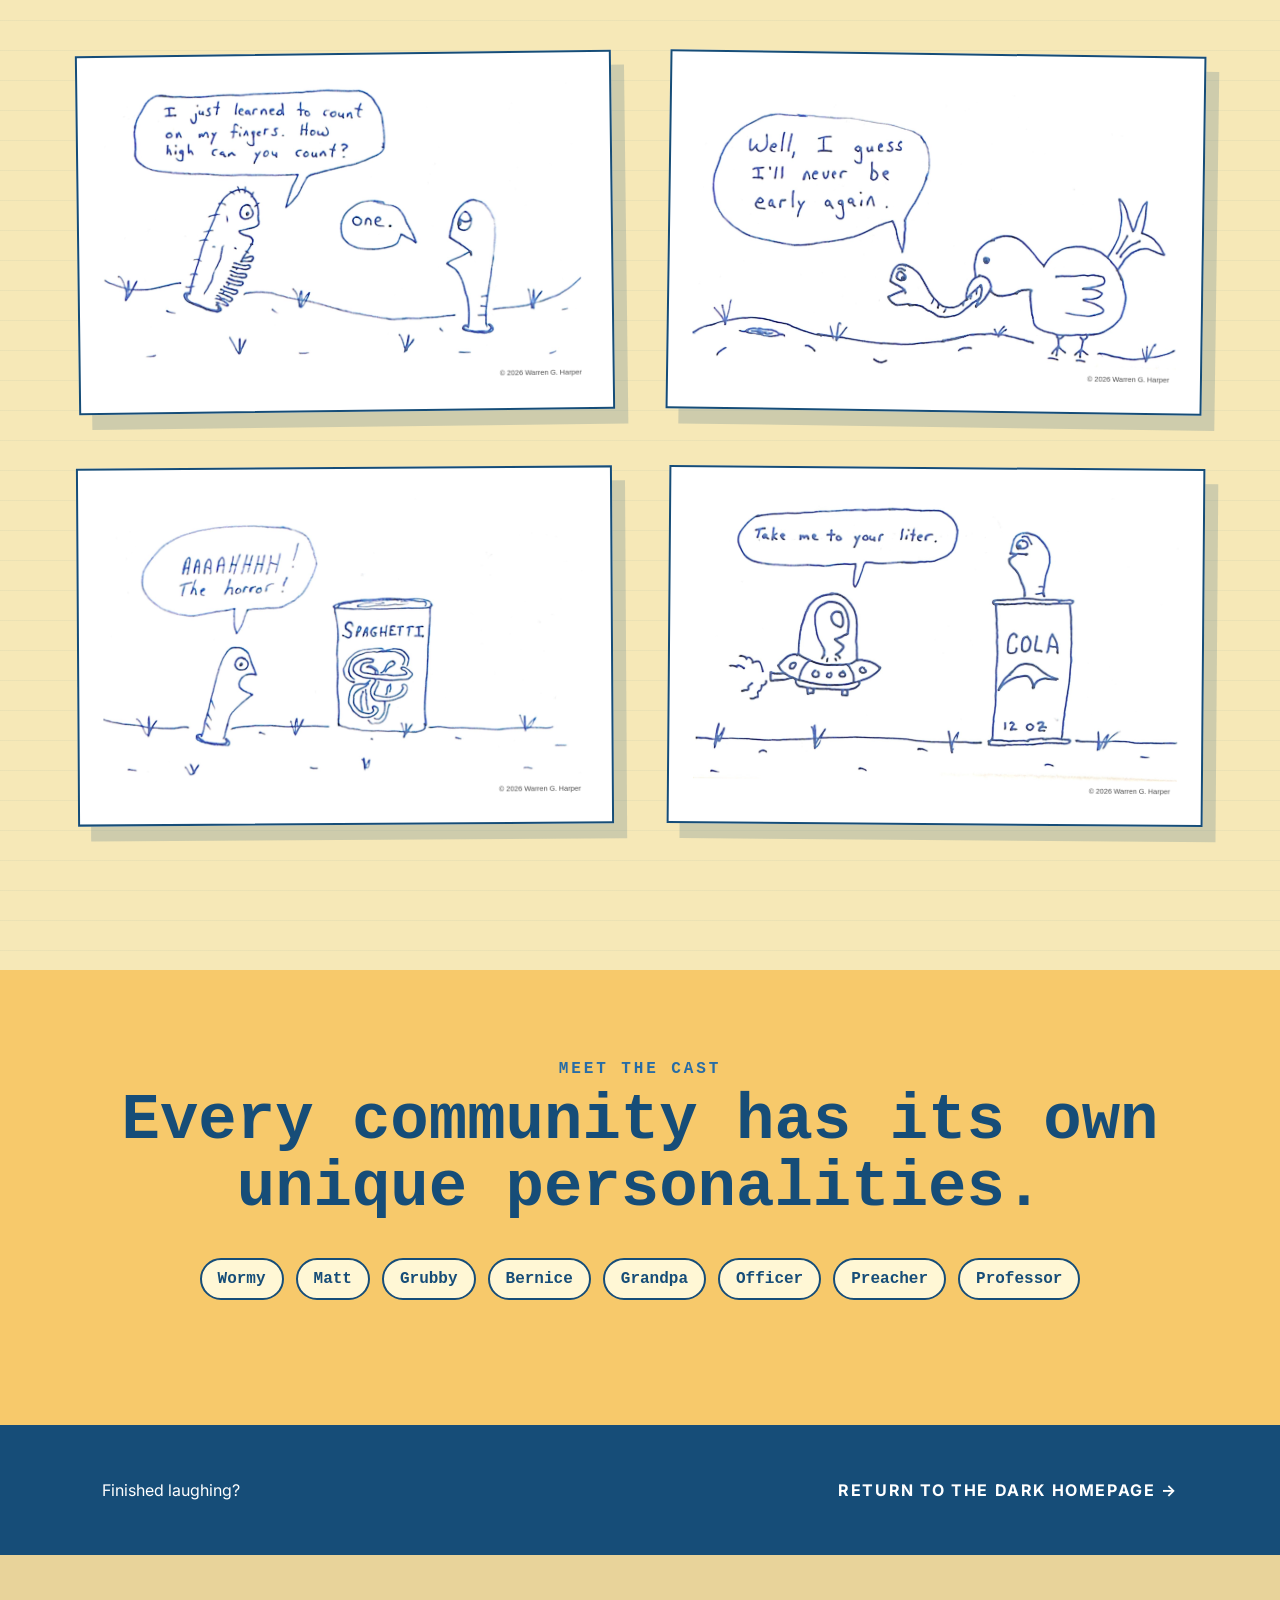
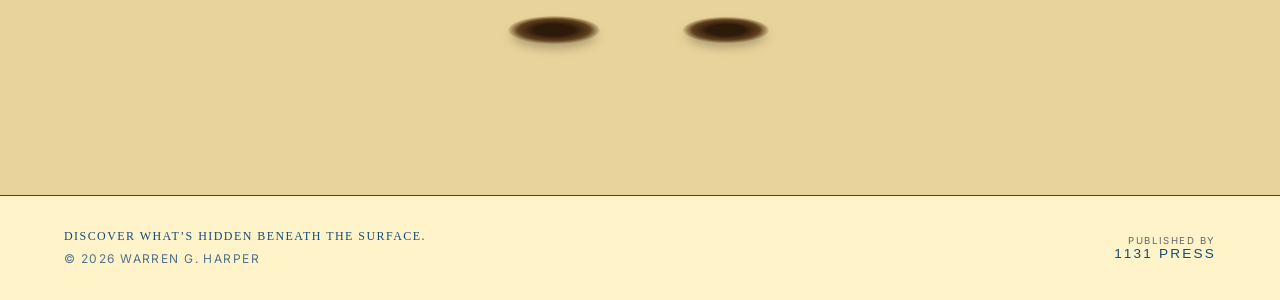
<file: wormy.html>
<!doctype html><html lang="en"><head>
<meta charset="utf-8">
<meta name="viewport" content="width=device-width, initial-scale=1, viewport-fit=cover">
<meta name="theme-color" content="#000000">
<meta name="description" content="Original hand-drawn Worm Jokes by Warren G. Harper.">
<title>Wormy & Friends - Worm Jokes | Warren G. Harper</title>
<link rel="stylesheet" href="styles.css">
</head>
<body class="wormy-body"><div id="marqueeLights" class="marquee-lights" aria-hidden="true"></div>
<header class="site-header">
  <a class="site-name" href="index.html">WARREN G. HARPER</a>
  <button class="menu-toggle" type="button" aria-expanded="false" aria-controls="mainNav">Menu</button>
  <nav id="mainNav">
    <a href="index.html">Home</a>
    <a href="code.html">The Code Redeemer</a>
    <a class="active" href="wormy.html">Worm Jokes</a>
    <a href="discoveries.html">Discoveries</a>
    <a href="press.html">1131 Press</a>
    <a href="about.html#meet-the-author">Meet the Author</a>
    <a href="contact.html">Contact</a><button id="eggTrackerButton" class="egg-nav-link" type="button">EASTER EGGS</button><button id="tier7Link" class="tier7-link" type="button">TIER 7</button>
  <button id="globalSoundToggle" class="nav-button" type="button">Sound: On</button></nav>
</header>
<main class="wormy-world">
<section class="wormy-hero-page"><button id="sunEgg" class="sun-doodle sun-egg" type="button" aria-label="Sun">☀</button><p class="wormy-small">WELCOME TO</p><h1>WORMY &amp; FRIENDS</h1><p class="worm-jokes-title">WORM JOKES</p>
<p class="wormy-lead">Life’s a little different when you live in a hole in the ground.</p><a class="wormy-page-button" href="wormy.html#cartoons">See the Cartoons</a></section>
<section class="wormy-about"><div><p class="wormy-small">ABOUT THE CARTOONS</p><h2>Everyday life. Ground-level perspective.</h2></div>
<div><p>Wormy and his friends find themselves in situations involving family, work, church, sports, holidays, relationships, and just about everything else life throws at them.</p>
<p>Sometimes Wormy is clever. Other times he is deadpan. Sometimes he is naïve. The artwork is intentionally simple, hand-drawn, and unmistakably Warren Harper’s.</p></div></section>
<section id="cartoons" class="cartoon-gallery"><div class="gallery-heading"><p class="wormy-small">A FEW WORM JOKES</p><h2>Original drawings. Original handwriting. Original worms.</h2></div>
<div class="cartoon-grid">
<figure id="wormCard1" class="index-card rotate-left worm-card-interactive"><img src="assets/worm-sample-1.png" alt="Worm Joke: A caterpillar asks how high Wormy can count on his fingers. Wormy answers, One."></figure>
<figure id="wormCard2" class="index-card rotate-right worm-card-interactive"><img src="assets/worm-sample-2.png" alt="Worm Joke: A bird catches Wormy, who says he will never be early again."></figure>
<figure id="wormCard3" class="index-card rotate-left-small worm-card-interactive"><img src="assets/worm-sample-3.png" alt="Worm Joke: Wormy sees a can of spaghetti and cries, The horror!"></figure>
<figure id="wormCard4" class="index-card rotate-right-small worm-card-interactive"><img src="assets/worm-sample-4.png" alt="Worm Joke: A tiny UFO asks a worm in a cola can to take him to his liter."></figure>
</div><div id="rotationMessage" class="rotation-message" aria-live="polite"></div></section>
<section class="wormy-cast"><p class="wormy-small">MEET THE CAST</p><h2>Every community has its own unique personalities.</h2>
<div class="cast-pills"><span>Wormy</span><span>Matt</span><span>Grubby</span><span>Bernice</span><span>Grandpa</span><span>Officer</span><span>Preacher</span><span>Professor</span></div>
</section>
<section class="next-door wormy-next"><button id="finishedLaughing" class="finished-laughing" type="button">Finished laughing?</button><a href="index.html">Return to the dark homepage →</a></section>
<section class="worm-secret-section">
  <div class="worm-hole-row"><button id="wormHole" class="worm-hole" type="button" aria-label="A small worm hole"></button><button id="wrongWormHole" class="worm-hole wrong-hole" type="button" aria-label="Another small worm hole"></button></div><div id="wormFunMessage" class="worm-fun-message" aria-live="polite"></div>
  <div id="wormSecret" class="worm-secret" hidden>
    <img src="assets/worm-found-me.jpg" alt="Wormy says Found Me!">
  </div>
</section>
</main><footer class="global-footer">
  <div>
    <strong>Discover what’s hidden beneath the surface.</strong>
    <span>© <span class="current-year">2026</span> Warren G. Harper</span>
  </div>
  <a class="press-footer" href="press.html"><span>Published by</span><strong>1131 PRESS</strong></a>
</footer>
<script>
document.querySelectorAll('.current-year').forEach(el => el.textContent = new Date().getFullYear());
const menu = document.querySelector('.menu-toggle');
const nav = document.getElementById('mainNav');
if (menu && nav) menu.addEventListener('click', () => {
  const open = nav.classList.toggle('open');
  menu.setAttribute('aria-expanded', String(open));
});
</script>
<script>
(() => {
const lightBox=document.getElementById('marqueeLights');
if(!lightBox)return;
const gap=10;
function drawLights(){
  lightBox.innerHTML='';
  const bulbs=[],W=window.innerWidth,H=window.innerHeight;
  const countX=Math.max(12,Math.floor(W/46)),countY=Math.max(8,Math.floor(H/46));
  function bulb(x,y){const b=document.createElement('i');b.style.left=x+'px';b.style.top=y+'px';lightBox.appendChild(b);bulbs.push(b);}
  for(let i=0;i<countX;i++)bulb(gap+i*(W-2*gap)/(countX-1),gap);
  for(let i=1;i<countY;i++)bulb(W-gap,gap+i*(H-2*gap)/(countY-1));
  for(let i=countX-2;i>=0;i--)bulb(gap+i*(W-2*gap)/(countX-1),H-gap);
  for(let i=countY-2;i>0;i--)bulb(gap,gap+i*(H-2*gap)/(countY-1));
  bulbs.forEach((b,i)=>b.style.animationDelay=(i*.085)+'s');
}
drawLights();
let resizeTimer;
window.addEventListener('resize',()=>{clearTimeout(resizeTimer);resizeTimer=setTimeout(drawLights,150);});
})();
</script>

<div id="eggTracker" class="egg-tracker" hidden>
  <div class="egg-tracker-card">
    <button id="closeEggTracker" class="close-egg-tracker" type="button" aria-label="Close">×</button>
    <p class="egg-tracker-kicker">EASTER EGGS</p>
    <h2>Hidden Things Found</h2>
    <div class="egg-progress-group"><div class="egg-progress-label"><span>HOME PAGE</span><span class="egg-count" data-count="home">No discoveries yet</span></div><div class="egg-progress"><i data-bar="home"></i></div></div>
    <div class="egg-progress-group"><div class="egg-progress-label"><span>THE CODE REDEEMER</span><span class="egg-count" data-count="code">No discoveries yet</span></div><div class="egg-progress"><i data-bar="code"></i></div></div>
    <div class="egg-progress-group"><div class="egg-progress-label"><span>WORM JOKES</span><span class="egg-count" data-count="worm">No discoveries yet</span></div><div class="egg-progress"><i data-bar="worm"></i></div></div>
    <div class="egg-progress-group"><div class="egg-progress-label"><span>DISCOVERIES</span><span class="egg-count" data-count="scripture">No discoveries yet</span></div><div class="egg-progress"><i data-bar="scripture"></i></div></div>
  </div>
</div>
<div id="completionMessage" class="completion-message" hidden>
  <strong>You found them all!</strong>
  <span>Every hidden item in this section has been discovered.</span>
</div>
<div id="confettiLayer" class="confetti-layer" aria-hidden="true"></div>

<div id="easterModal" class="easter-modal" hidden>
  <div class="easter-card">
    <button id="closeEaster" class="close-easter" type="button" aria-label="Close">×</button>
    <div id="easterContent"></div>
  </div>
</div>
<div id="luciWhisper" class="luci-whisper" aria-hidden="true">WHO IS THIS?<br>ARE YOU ONLINE?</div>
<button id="finalDiscovery" class="final-discovery" type="button">Some things are meant to be discovered.</button>

<!-- Some things are meant to be discovered. -->
<script src="easter-eggs.js"></script>
<script>
const gst=document.getElementById("globalSoundToggle");
let siteSound=localStorage.getItem("projectLaunchSound")!=="off";
if(gst){
  gst.textContent=`Sound: ${siteSound?"On":"Off"}`;
  gst.setAttribute("aria-pressed",String(siteSound));
  gst.addEventListener("click",()=>{
    siteSound=!siteSound;
    localStorage.setItem("projectLaunchSound",siteSound?"on":"off");
    gst.textContent=`Sound: ${siteSound?"On":"Off"}`;
    gst.setAttribute("aria-pressed",String(siteSound));
  });
}
</script>
</body></html>
</file>
<file: styles.css>
@import url('https://fonts.googleapis.com/css2?family=Barlow+Condensed:wght@500;600;700&family=Inter:wght@400;500;600&family=Special+Elite&display=swap');

:root{
  --black:#000;
  --near-black:#050505;
  --panel:#0c0c0d;
  --white:#f6f6f2;
  --muted:#a7a7a7;
  --red:#e31919;
  --red-deep:#740000;
  --blue:#194e82;
  --cream:#f2ead8;
  --gold:#c49a51;
}
*{box-sizing:border-box}
html{scroll-behavior:smooth}
body{
  margin:0;
  background:var(--black);
  color:var(--white);
  font-family:Inter,Arial,sans-serif;
}
a{color:inherit}
button{font:inherit}
.site-header{
  position:fixed;
  z-index:40;
  top:0;left:0;right:0;
  min-height:70px;
  padding:0 clamp(18px,4vw,60px);
  display:flex;
  align-items:center;
  justify-content:space-between;
  gap:28px;
  background:rgba(0,0,0,.9);
  border-bottom:1px solid rgba(255,255,255,.1);
  backdrop-filter:blur(12px);
}
.site-name{
  text-decoration:none;
  font-family:"Barlow Condensed",Arial,sans-serif;
  font-weight:600;
  letter-spacing:.2em;
  white-space:nowrap;
}
nav{display:flex;align-items:center;gap:22px}
nav a,.nav-button{
  border:0;
  background:none;
  padding:8px 0;
  text-decoration:none;
  color:#ddd;
  font-family:"Barlow Condensed",Arial,sans-serif;
  font-weight:600;
  font-size:.85rem;
  letter-spacing:.08em;
  text-transform:uppercase;
  cursor:pointer;
}
nav a:hover,.nav-button:hover,.active{color:white}
nav .active{border-bottom:2px solid var(--red)}
.menu-toggle{display:none;background:none;border:1px solid #444;color:white;padding:8px 11px}
.home-hero{
  min-height:100svh;
  position:relative;
  display:grid;
  place-items:center;
  overflow:hidden;
  background:#000;
}
.cover-echo{
  position:absolute;
  inset:-5%;
  background:
    linear-gradient(rgba(0,0,0,.55),rgba(0,0,0,.78)),
    url("assets/code-cover-final.jpg") center 48%/cover no-repeat;
  filter:saturate(.75) contrast(1.18);
  opacity:.58;
  transform:scale(1.04);
}
.cover-echo:after{
  content:"";
  position:absolute;inset:0;
  background:radial-gradient(circle at center,transparent 0 12%,rgba(0,0,0,.15) 30%,#000 78%);
}
.hero-inner{
  position:relative;
  z-index:2;
  width:min(980px,88vw);
  text-align:center;
  padding-top:70px;
}
.eyebrow{
  color:var(--red);
  font-family:"Barlow Condensed",Arial,sans-serif;
  font-size:.82rem;
  font-weight:700;
  letter-spacing:.23em;
}
.hero-inner h1{
  margin:18px auto 12px;
  max-width:1000px;
  font-family:"Barlow Condensed",Arial,sans-serif;
  font-size:clamp(3.8rem,8.5vw,8.7rem);
  line-height:.88;
  letter-spacing:-.025em;
  text-transform:uppercase;
  text-shadow:0 3px 30px #000;
}
.hero-sub{color:#d2d2d2;letter-spacing:.17em;text-transform:uppercase}
.primary-link,.secondary-link{
  display:inline-block;
  margin-top:24px;
  padding:15px 25px;
  border:1px solid var(--red);
  text-decoration:none;
  font-family:"Barlow Condensed",Arial,sans-serif;
  font-weight:700;
  letter-spacing:.14em;
  text-transform:uppercase;
}
.primary-link:hover{background:var(--red)}
.choice-section{padding:110px min(6vw,90px);background:#050505}
.choice-section>.eyebrow{max-width:1180px;margin:0 auto 20px}
.choice-list{max-width:1180px;margin:auto;border-top:1px solid #272727}
.choice{
  min-height:190px;
  display:grid;
  grid-template-columns:80px 1fr auto;
  gap:28px;
  align-items:center;
  padding:35px 10px;
  border-bottom:1px solid #272727;
  text-decoration:none;
  transition:.25s ease;
}
.choice:hover{padding-left:25px;background:#0c0c0c}
.choice-number{color:#5d5d5d;font-family:"Barlow Condensed";letter-spacing:.15em}
.choice h2{
  margin:0 0 8px;
  font-family:"Barlow Condensed";
  font-size:clamp(2.2rem,5vw,4.5rem);
  text-transform:uppercase;
}
.choice p{margin:0;color:#aaa}
.choice-arrow{font-family:"Barlow Condensed";text-transform:uppercase;letter-spacing:.12em}
.code-choice h2,.code-choice .choice-arrow{color:#fff}
.wormy-choice h2,.wormy-choice .choice-arrow{color:#73a7d3}
.insights-choice h2,.insights-choice .choice-arrow{color:#d6b46e}
.home-about{padding:120px min(7vw,100px);background:#111}
.home-about h2{max-width:950px;font-family:"Barlow Condensed";font-size:clamp(2.5rem,6vw,5rem);line-height:1}
.home-updates{
  padding:75px min(7vw,100px);
  display:flex;
  align-items:center;
  justify-content:space-between;
  gap:40px;
  background:#090909;
  border-top:1px solid #202020;
}
.home-updates h2{margin:7px 0 10px;font-family:"Barlow Condensed";font-size:clamp(2.2rem,5vw,4.2rem);line-height:1;text-transform:uppercase}
.home-updates p:last-child{max-width:720px;color:#aaa;line-height:1.7}
.home-updates .secondary-link{flex:0 0 auto;margin-top:0}
.secondary-link{border-color:#555}
footer{
  padding:24px min(4vw,60px);
  display:flex;justify-content:space-between;gap:20px;
  border-top:1px solid #222;color:#777;
  font-size:.75rem;text-transform:uppercase;letter-spacing:.12em;
}

/* Intro */
.intro{
  position:fixed;inset:0;z-index:100;
  background:#000;color:#fff;
  overflow:hidden;
  transition:opacity .9s ease,visibility .9s;
}
.intro.hidden{opacity:0;visibility:hidden;pointer-events:none}
.skip-intro{
  position:absolute;z-index:130;right:max(18px,env(safe-area-inset-right));top:max(18px,env(safe-area-inset-top));
  background:none;border:0;color:#aaa;letter-spacing:.12em;text-transform:uppercase;cursor:pointer;
}
.entry-choice{
  position:absolute;inset:0;z-index:125;
  display:grid;place-content:center;text-align:center;padding:25px;background:#000;
}
.entry-choice.off{display:none}
.entry-choice p{color:var(--red);letter-spacing:.25em;font-size:.75rem}
.entry-choice h1{font-family:"Barlow Condensed";font-size:clamp(3rem,10vw,7rem);text-transform:uppercase;margin:10px 0 26px}
.entry-buttons{display:flex;justify-content:center;gap:18px;flex-wrap:wrap}
.outline-button,.text-button{
  color:white;cursor:pointer;text-transform:uppercase;letter-spacing:.1em;padding:14px 22px
}
.outline-button{background:none;border:1px solid var(--red)}
.text-button{background:none;border:0}
.entry-choice small{display:block;max-width:470px;margin:22px auto 0;color:#666;line-height:1.5}
.intro-scene{
  position:absolute;inset:0;
  display:grid;place-items:center;
  opacity:0;visibility:hidden;
  transition:opacity .8s ease,visibility .8s;
}
.intro-scene.on{opacity:1;visibility:visible}
.terminal-copy{
  width:min(780px,84vw);
  color:#ddd;
  font-family:"Special Elite","Courier New",monospace;
  font-size:clamp(1.4rem,4vw,3.7rem);
  letter-spacing:.05em;
}
#terminalAnswer{opacity:0;margin-top:10vh}
#terminalAnswer.show{opacity:1}
.cursor{animation:blink .75s infinite}
@keyframes blink{50%{opacity:0}}
.code-scene{
  background:
    radial-gradient(circle at center,rgba(255,20,20,.42),transparent 25%),
    linear-gradient(180deg,#180000,#000 65%);
}
.circuit-field{
  position:absolute;inset:0;
  background:url("assets/code-cover-final.jpg") center/cover no-repeat;
  opacity:.58;filter:contrast(1.35) saturate(1.2);
}
.circuit-field:after{content:"";position:absolute;inset:0;background:linear-gradient(rgba(0,0,0,.3),rgba(0,0,0,.5))}
.code-title{
  position:relative;z-index:2;text-align:center;
  font-family:"Barlow Condensed";text-transform:uppercase;
  filter:drop-shadow(0 0 35px rgba(255,0,0,.8));
  transform:scale(.86);opacity:0;
}
.code-scene.on .code-title{animation:titleHit 3.2s ease forwards}
.code-title span{display:block;font-size:clamp(3.2rem,10vw,9rem);font-weight:600;line-height:.9}
.code-title strong{display:block;font-size:clamp(4.2rem,14vw,13rem);line-height:.78}
@keyframes titleHit{
  0%{opacity:0;transform:scale(.75)}
  12%{opacity:1;transform:scale(1.035)}
  20%,85%{opacity:1;transform:scale(1)}
  100%{opacity:0;transform:scale(1.025)}
}
.wormy-scene{background:#f3ead7;color:#174d7a}
.paper-card{
  width:min(820px,88vw);max-height:88vh;
  padding:28px;background:#fffdf7;
  box-shadow:0 25px 80px rgba(0,0,0,.22);
  text-align:center;transform:rotate(-.5deg);
}
.paper-card h2{
  font-family:"Special Elite","Courier New",monospace;
  font-size:clamp(2.4rem,7vw,6rem);margin:5px 0 15px;
}
.paper-card img{
  width:100%;max-height:58vh;object-fit:contain;
  filter:contrast(1.06) saturate(.95);
}
.intro-label{font-family:"Barlow Condensed";letter-spacing:.2em;font-weight:700}
.wormy-scene.on .paper-card{animation:happyJiggle 3.4s ease both}
@keyframes happyJiggle{
  0%{opacity:0;transform:translateY(55px) rotate(-2deg)}
  18%{opacity:1;transform:translateY(0) rotate(.8deg)}
  28%{transform:rotate(-.5deg)}
  82%{opacity:1}
  100%{opacity:0;transform:translateY(-12px) rotate(-.5deg)}
}
.insights-scene{
  background:
    radial-gradient(circle at center,rgba(191,143,64,.2),transparent 30%),
    linear-gradient(145deg,#24180c,#050403 70%);
  text-align:center;
}
.insights-glow{
  position:absolute;width:40vmin;height:40vmin;border:1px solid rgba(205,168,97,.38);
  border-radius:50%;box-shadow:0 0 90px rgba(198,153,69,.13);
}
.insights-scene h2{
  position:relative;margin:10px 0;
  font-family:Georgia,serif;font-size:clamp(3.5rem,10vw,9rem);line-height:.85;
  color:#e3cc9c;font-weight:400;
}
.insights-scene .intro-label{position:relative;color:#b79251}
@media(max-width:930px){
  nav{
    display:none;position:absolute;top:69px;left:0;right:0;
    flex-direction:column;align-items:stretch;padding:18px 24px;background:#050505
  }
  nav.open{display:flex}
  .menu-toggle{display:block}
  .choice{grid-template-columns:45px 1fr}
  .choice-arrow{grid-column:2}
}
@media(max-width:600px){
  .hero-inner h1{font-size:clamp(3.4rem,17vw,6rem)}
  .choice{min-height:170px;padding:28px 0}
  .choice h2{font-size:2.5rem}
  footer{flex-direction:column}
}
@media(prefers-reduced-motion:reduce){
  *{animation-duration:.01ms!important;animation-iteration-count:1!important;transition-duration:.01ms!important}
}


/* Version 0.2 — slower cinematic pacing */
.terminal-scene{
  background:
    radial-gradient(circle at 50% 45%,rgba(15,32,43,.22),transparent 38%),
    #000;
}
.terminal-copy{
  text-shadow:0 0 14px rgba(185,228,255,.18);
}
#terminalQuestion{
  opacity:0;
  animation:terminalQuestionIn 9.2s ease forwards;
}
.terminal-scene.on #terminalQuestion{
  animation:terminalQuestionIn 9.2s ease forwards;
}
@keyframes terminalQuestionIn{
  0%,10%{opacity:0;transform:translateY(4px)}
  18%,80%{opacity:1;transform:translateY(0)}
  100%{opacity:.75}
}
#terminalAnswer{
  transition:opacity 1.2s ease;
}
.code-scene.on .code-title{
  animation:titleHitV2 10.6s cubic-bezier(.2,.8,.2,1) forwards;
}
@keyframes titleHitV2{
  0%{opacity:0;transform:scale(.64);filter:blur(15px)}
  8%{opacity:1;transform:scale(1.06);filter:blur(0)}
  14%{transform:scale(1)}
  82%{opacity:1;transform:scale(1)}
  100%{opacity:0;transform:scale(1.025);filter:blur(3px)}
}
.code-scene.on .circuit-field{
  animation:circuitAwaken 10.6s ease forwards;
}
@keyframes circuitAwaken{
  0%{opacity:0;transform:scale(1.08)}
  18%{opacity:.3}
  55%,85%{opacity:.72;transform:scale(1)}
  100%{opacity:0}
}
.wormy-scene.on .paper-card{
  animation:happyJiggleV2 9.6s ease both;
}
@keyframes happyJiggleV2{
  0%{opacity:0;transform:translateY(85px) rotate(-2.5deg) scale(.94)}
  14%{opacity:1;transform:translateY(-5px) rotate(1deg) scale(1.015)}
  20%{transform:translateY(0) rotate(-.5deg) scale(1)}
  82%{opacity:1;transform:rotate(-.5deg)}
  100%{opacity:0;transform:translateY(-18px) rotate(-.7deg)}
}
.insights-scene.on h2,
.insights-scene.on .intro-label,
.insights-scene.on .insights-glow{
  animation:insightsRise 10.5s ease forwards;
}
@keyframes insightsRise{
  0%{opacity:0;transform:translateY(18px) scale(.98)}
  18%,82%{opacity:1;transform:translateY(0) scale(1)}
  100%{opacity:0;transform:translateY(-8px) scale(1.01)}
}

/* Version 0.3 terminal and Wormy refinements */
.system-prompt{
  margin:0 0 1rem;
  color:#7ea0b7;
  opacity:0;
  font-size:.55em;
  letter-spacing:.08em;
  transition:opacity .45s ease;
}
.system-prompt.show{opacity:1}
.second-prompt{margin-top:8vh}
#terminalQuestion,#terminalAnswer{
  min-height:1.35em;
  white-space:pre-wrap;
}
#terminalQuestion{
  opacity:1!important;
  animation:none!important;
}
#terminalAnswer{
  opacity:1;
  margin-top:0;
  transition:none;
}
.wormy-scene.on .paper-card{
  animation:wormyCleanEntrance 6.8s cubic-bezier(.22,.8,.24,1) forwards;
}
@keyframes wormyCleanEntrance{
  0%{opacity:0;transform:translateY(50px) rotate(-1deg) scale(.97)}
  18%{opacity:1;transform:translateY(-4px) rotate(.45deg) scale(1.01)}
  26%,82%{opacity:1;transform:translateY(0) rotate(-.35deg) scale(1)}
  100%{opacity:0;transform:translateY(-10px) rotate(-.35deg) scale(1)}
}

/* Version 0.4 corrections */
#terminalQuestion{white-space:pre-line;line-height:1.45}
.hard-glitch{
  animation:terminalFailure .56s steps(2,end) forwards!important;
}
@keyframes terminalFailure{
  0%,12%{filter:none;transform:none;background:#000}
  18%{filter:brightness(0);transform:none;background:#000}
  100%{filter:brightness(0);transform:none;background:#000}
}
/* Crosshair — matches the glint on The Code Redeemer cover.
   Sizes are fractions of the cover's on-screen width (--cw) and the position
   (--gx, --gy) is the glint's spot on the cover; both are set by script.js. */
.iam-flash{position:absolute;inset:0;opacity:0;visibility:hidden;pointer-events:none;--cw:400px;--gx:50%;--gy:40%}
.iam-flash::before{content:"";position:absolute;inset:0;background:#000;transition:opacity 1.4s ease}
.iam-flash.show{opacity:1;visibility:visible}
.iam-flash.reveal::before{opacity:0}
.glint{position:absolute;left:var(--gx);top:var(--gy);width:0;height:0;opacity:0;transform:scale(1.3);filter:drop-shadow(0 0 calc(var(--cw)*.012) rgba(255,240,255,.85))}
.glint i{position:absolute;display:block}
.glint-ray-h{left:calc(var(--cw)*-.26);width:calc(var(--cw)*.52);top:0;height:max(2px,calc(var(--cw)*.0028));transform:translateY(-50%);
  background:linear-gradient(90deg,transparent 0%,rgba(225,205,240,.22) 14%,rgba(240,230,255,.55) 32%,rgba(255,255,255,.95) 44%,#fff 50%,rgba(255,255,255,.95) 56%,rgba(240,230,255,.55) 68%,rgba(225,205,240,.22) 86%,transparent 100%)}
.glint-ray-up,.glint-ray-down{left:0;width:max(2px,calc(var(--cw)*.0028));transform:translateX(-50%)}
.glint-ray-up{bottom:0;height:calc(var(--cw)*.40);
  background:linear-gradient(0deg,#fff 0%,rgba(255,255,255,.9) 12%,rgba(240,230,255,.55) 40%,rgba(225,205,240,.2) 75%,transparent 100%)}
.glint-ray-down{top:0;height:calc(var(--cw)*.62);
  background:linear-gradient(180deg,#fff 0%,rgba(255,255,255,.9) 20%,rgba(240,230,255,.5) 50%,rgba(225,205,240,.18) 80%,transparent 100%)}
.glint-halo{left:0;top:0;width:calc(var(--cw)*.075);height:calc(var(--cw)*.075);border-radius:50%;transform:translate(-50%,-50%);
  background:radial-gradient(circle,#fff 0 10%,rgba(245,232,252,.95) 16%,rgba(222,170,215,.7) 28%,rgba(205,90,140,.32) 50%,rgba(190,40,80,.12) 66%,transparent 72%)}
.glint-core{left:0;top:0;width:max(6px,calc(var(--cw)*.018));height:max(6px,calc(var(--cw)*.018));border-radius:50%;transform:translate(-50%,-50%);background:#fff;
  box-shadow:0 0 calc(var(--cw)*.02) calc(var(--cw)*.006) #fff,0 0 calc(var(--cw)*.05) rgba(230,200,255,.7)}
.iam-flash.show .glint{animation:glintArrive 1.1s cubic-bezier(.2,.9,.25,1) forwards}
.iam-flash.show .glint-halo{animation:glintTwinkle 2.2s ease-in-out infinite alternate}
.iam-flash.settle .glint{animation:glintSettle 1.4s ease forwards}
.iam-flash.melt .glint{animation:glintMelt 1.2s ease forwards}
@keyframes glintArrive{
  0%{opacity:0;transform:scale(.15)}
  8%{opacity:1;transform:scale(1.9)}
  35%{opacity:1;transform:scale(1.22)}
  100%{opacity:1;transform:scale(1.3)}
}
@keyframes glintTwinkle{
  from{opacity:1;transform:translate(-50%,-50%) scale(1)}
  to{opacity:.82;transform:translate(-50%,-50%) scale(1.18)}
}
@keyframes glintSettle{from{opacity:1;transform:scale(1.3)}to{opacity:1;transform:scale(1)}}
@keyframes glintMelt{from{opacity:1;transform:scale(1)}to{opacity:0;transform:scale(.97)}}
.code-scene{
  background:#000!important;
}
.code-scene .circuit-field{
  inset:0;
  background:
    linear-gradient(rgba(0,0,0,.08),rgba(0,0,0,.12)),
    url("assets/code-cover-final.jpg") center/contain no-repeat!important;
  opacity:0;
  filter:none!important;
}
.code-scene .code-title{
  display:none;
}
/* Cover fades in without moving, so its glint stays exactly under the crosshair. */
.code-scene.on .circuit-field{
  animation:coverRevealV5 1.4s ease forwards!important;
}
@keyframes coverRevealV5{
  0%{opacity:0;filter:brightness(.35)}
  100%{opacity:1;filter:brightness(1)}
}
@keyframes coverRevealV4{
  0%{opacity:0;transform:scale(.91);filter:brightness(.2) blur(8px)}
  12%{opacity:1;transform:scale(1.025);filter:brightness(1.5) blur(0)}
  22%,78%{opacity:1;transform:scale(1);filter:brightness(1)}
  100%{opacity:0;transform:scale(1.015);filter:brightness(.4)}
}
.worm-jokes-label{
  margin:-8px 0 15px;
  color:#194e82;
  font-family:"Special Elite","Courier New",monospace;
  font-size:clamp(.8rem,2vw,1.1rem);
  letter-spacing:.19em;
}
.wormy-scene.on .paper-card{
  animation:wormyNoGlitchV4 5.25s cubic-bezier(.2,.85,.25,1) forwards!important;
}
@keyframes wormyNoGlitchV4{
  0%{opacity:0;transform:translateY(60px) rotate(-1.2deg) scale(.96)}
  15%{opacity:1;transform:translateY(-7px) rotate(.5deg) scale(1.01)}
  24%,82%{opacity:1;transform:translateY(0) rotate(-.25deg) scale(1)}
  100%{opacity:0;transform:translateY(-16px) rotate(-.25deg) scale(1)}
}
.insights-scene:after{
  content:"";
  position:absolute;
  width:min(560px,70vw);
  height:1px;
  background:linear-gradient(90deg,transparent,#d8b46a,transparent);
  transform:scaleX(0);
}
.insights-scene.on:after{
  animation:goldLineV4 4.7s ease forwards;
}
.insights-scene.on h2{
  animation:insightsV4 4.7s ease forwards!important;
}
.insights-scene.on .intro-label{
  animation:insightsV4 4.7s .15s ease forwards!important;
}
.insights-scene.on .insights-glow{
  animation:insightsGlowV4 4.7s ease forwards!important;
}
@keyframes goldLineV4{
  0%{opacity:0;transform:scaleX(0)}
  28%,72%{opacity:1;transform:scaleX(1)}
  100%{opacity:0;transform:scaleX(.7)}
}
@keyframes insightsV4{
  0%{opacity:0;transform:translateY(15px);letter-spacing:.04em}
  24%,74%{opacity:1;transform:translateY(0);letter-spacing:normal}
  100%{opacity:0;transform:translateY(-8px)}
}
@keyframes insightsGlowV4{
  0%{opacity:0;transform:scale(.8)}
  35%,70%{opacity:1;transform:scale(1)}
  100%{opacity:0;transform:scale(1.08)}
}


/* Version 0.5 — refined homepage */
.home-vignette{
  position:absolute;
  inset:0;
  background:
    linear-gradient(180deg,rgba(0,0,0,.12),rgba(0,0,0,.42)),
    radial-gradient(circle at center,transparent 0 18%,rgba(0,0,0,.34) 48%,#000 92%);
  pointer-events:none;
}
.hero-inner{
  max-width:1080px;
}
.hero-inner h1{
  max-width:1050px;
  font-size:clamp(3.8rem,8vw,8.2rem);
}
.choice-section{
  padding-top:100px;
}
.choice-intro{
  max-width:1180px;
  margin:0 auto 30px;
  display:flex;
  align-items:end;
  justify-content:space-between;
  gap:30px;
}
.choice-intro p:last-child{
  margin:0;
  color:#777;
}
.choice{
  grid-template-columns:75px 1fr auto;
  min-height:205px;
  padding-left:0;
  padding-right:0;
}
.choice-copy{
  max-width:790px;
}
.choice-kicker{
  margin:0 0 9px!important;
  font-family:"Barlow Condensed",Arial,sans-serif;
  font-size:.72rem!important;
  font-weight:700;
  letter-spacing:.18em;
  text-transform:uppercase;
}
.code-choice .choice-kicker{color:#d64646}
.wormy-choice .choice-kicker{color:#73a7d3}
.insights-choice .choice-kicker{color:#d6b46e}
.choice h2{
  margin-bottom:7px;
}
.worm-jokes-home{
  margin:0 0 9px!important;
  color:#73a7d3!important;
  font-family:"Special Elite","Courier New",monospace;
  font-size:clamp(1.05rem,2vw,1.4rem)!important;
  letter-spacing:.14em;
  text-transform:uppercase;
}
.home-about{
  display:grid;
  grid-template-columns:.8fr 1.2fr;
  gap:80px;
  align-items:start;
}
.home-about h2{
  margin:0;
}
.home-about > div:last-child p{
  margin-top:0;
  max-width:720px;
  color:#b8b8b8;
  font-size:1.12rem;
  line-height:1.75;
}
.home-actions{
  display:grid;
  grid-template-columns:repeat(4,1fr);
  border-top:1px solid #202020;
  border-bottom:1px solid #202020;
  background:#050505;
}
.home-actions a,
.home-actions button{
  min-height:88px;
  display:grid;
  place-items:center;
  padding:18px;
  border:0;
  border-right:1px solid #202020;
  background:none;
  color:#d6d6d6;
  text-decoration:none;
  text-transform:uppercase;
  letter-spacing:.11em;
  font-family:"Barlow Condensed",Arial,sans-serif;
  font-weight:600;
  cursor:pointer;
}
.home-actions > *:last-child{
  border-right:0;
}
.home-actions a:hover,
.home-actions button:hover{
  background:#101010;
  color:white;
}
@media(max-width:850px){
  .choice-intro{
    display:block;
  }
  .choice-intro p:last-child{
    margin-top:8px;
  }
  .home-about{
    grid-template-columns:1fr;
    gap:30px;
  }
  .home-actions{
    grid-template-columns:1fr 1fr;
  }
  .home-actions > *{
    border-bottom:1px solid #202020;
  }
}
@media(max-width:560px){
  .choice{
    grid-template-columns:42px 1fr;
  }
  .choice-arrow{
    grid-column:2;
  }
  .home-actions{
    grid-template-columns:1fr;
  }
  .home-actions a,
  .home-actions button{
    border-right:0;
  }
}

/* PROJECT LAUNCH 1.0 */
body{overflow-x:hidden}.page-kicker{margin:0 0 14px;font-family:Arial,sans-serif;font-weight:700;font-size:.76rem;letter-spacing:.2em;text-transform:uppercase}.page-kicker.red,.red{color:#e33}.page-kicker.gold,.gold{color:#d1ab65}.page-kicker.blue,.blue{color:#286ca5}
.global-footer{min-height:105px;padding:25px clamp(20px,5vw,75px);display:flex;align-items:center;justify-content:space-between;gap:30px;border-top:1px solid rgba(255,255,255,.12);background:#020202;color:#888}.global-footer>div{display:flex;flex-direction:column;gap:7px}.global-footer strong{color:#ccc;font-family:Georgia,serif;font-weight:400}.press-footer{display:flex;flex-direction:column;align-items:flex-end;text-decoration:none;text-transform:uppercase;letter-spacing:.13em}.press-footer span{font-size:.6rem;color:#666}.press-footer strong{font-family:Arial,sans-serif;font-size:.85rem;letter-spacing:.16em;color:#ddd}
.choice-intro-strong{display:block!important;text-align:center;margin-bottom:55px!important}.choice-command{margin:0!important;color:#fff!important;font-family:Arial,sans-serif;font-size:clamp(2.25rem,5vw,4.8rem);font-weight:700;line-height:1;text-transform:uppercase}.choice-intro-strong p:last-child{margin-top:15px!important;font-size:1.05rem}.home-actions{grid-template-columns:repeat(5,1fr)!important}
.code-body{background:#000}.code-hero-page{position:relative;min-height:100vh;padding:125px clamp(22px,6vw,90px) 80px;display:grid;align-items:center;overflow:hidden}.code-circuit-bg{position:absolute;inset:0;background:url("assets/code-cover-final.jpg") center/cover no-repeat;opacity:.13;filter:blur(2px) saturate(.7)}.code-circuit-bg:after{content:"";position:absolute;inset:0;background:radial-gradient(circle at 28% 48%,transparent,#000 54%),linear-gradient(90deg,#000 0,transparent 50%,#000 100%)}.code-page-grid{position:relative;z-index:1;max-width:1180px;margin:auto;display:grid;grid-template-columns:.72fr 1.28fr;gap:clamp(45px,7vw,100px);align-items:center}.code-cover-figure{margin:0}.code-cover-figure img{display:block;width:100%;max-height:72vh;object-fit:contain;filter:drop-shadow(0 0 42px rgba(218,0,0,.35))}.code-main-copy h1{font-family:Arial,sans-serif;font-size:clamp(4rem,9vw,9rem);line-height:.76;margin:15px 0 30px;text-transform:uppercase;letter-spacing:-.055em}.code-main-copy>p{max-width:720px;color:#c8c8c8;line-height:1.75}.code-promise{font-family:Georgia,serif;font-size:clamp(1.35rem,2.5vw,2rem);line-height:1.35!important;color:white!important}.status-panel{display:flex;flex-wrap:wrap;gap:9px;margin:28px 0}.status-panel span{padding:8px 11px;border:1px solid #552121;color:#ddd;font-size:.72rem;text-transform:uppercase;letter-spacing:.08em}.page-button{display:inline-block;padding:14px 21px;text-decoration:none;text-transform:uppercase;letter-spacing:.1em;font-weight:700}.red-button{background:#d51616;color:white}
.code-details,.about-story,.devotional-description,.why-1131{padding:100px clamp(22px,8vw,120px);display:grid;grid-template-columns:.8fr 1.2fr;gap:clamp(40px,7vw,100px)}.code-details{background:#0b0b0b}.code-details h2,.about-story h2,.devotional-description h2,.why-1131 h2{font-family:Georgia,serif;font-size:clamp(2.3rem,5vw,4.5rem);line-height:1.08;margin:0}.code-details p,.about-story p,.devotional-description p,.why-1131 p{color:#bbb;line-height:1.8}.next-door{padding:55px clamp(22px,8vw,120px);display:flex;justify-content:space-between;align-items:center;gap:30px}.next-door p{margin:0;color:#999}.next-door a{text-decoration:none;text-transform:uppercase;letter-spacing:.1em;font-weight:700}.dark-next{background:#151515}
.wormy-body{background:#f6e8b7;color:#164d78}.wormy-body .site-header{background:rgba(255,248,220,.94);border-bottom:2px solid #164d78}.wormy-body .site-name,.wormy-body nav a{color:#164d78}.wormy-body nav .active{border-color:#f08d2d}.wormy-world{min-height:100vh;background:radial-gradient(circle at 20% 5%,rgba(255,255,255,.65),transparent 25%),linear-gradient(rgba(23,78,121,.045) 1px,transparent 1px),#f6e8b7;background-size:auto,100% 30px,auto}.marquee-lights{position:fixed;inset:0;z-index:80;pointer-events:none}.marquee-lights i{position:absolute;width:12px;height:12px;border-radius:50%;transform:translate(-50%,-50%);background:#c9a04c;border:1px solid rgba(120,70,15,.35);opacity:.28;animation:bulbWave 4.8s linear infinite}@keyframes bulbWave{0%,12%{background:#fff5aa;opacity:1;box-shadow:0 0 14px 5px rgba(255,192,40,.85)}18%,100%{background:#c99a3b;opacity:.28;box-shadow:none}}
.wormy-hero-page{min-height:86vh;padding:130px 25px 80px;display:grid;place-content:center;text-align:center;position:relative;overflow:hidden}.sun-doodle{position:absolute;right:8vw;top:125px;font-size:7rem;color:#f0a123;transform:rotate(12deg)}.wormy-small{margin:0;color:#286ca5;font-family:"Courier New",monospace;font-weight:700;letter-spacing:.18em;text-transform:uppercase}.wormy-hero-page h1{font-family:"Courier New",monospace;font-size:clamp(3.4rem,9vw,8rem);line-height:.84;margin:15px 0 5px;letter-spacing:-.08em}.worm-jokes-title{font-family:"Courier New",monospace;font-size:clamp(1.5rem,4vw,3rem);letter-spacing:.18em;margin:10px 0;color:#e06f24}.wormy-lead{font-family:Georgia,serif;font-style:italic;font-size:clamp(1.3rem,3vw,2.1rem)}.wormy-page-button{justify-self:center;margin-top:24px;padding:13px 20px;border:3px solid #164d78;background:white;color:#164d78;text-decoration:none;font-weight:700;box-shadow:6px 7px 0 rgba(22,77,120,.18);transform:rotate(-1deg)}.wormy-about{padding:90px clamp(25px,8vw,120px);display:grid;grid-template-columns:.8fr 1.2fr;gap:70px;background:#ccebf2;border-top:4px dashed #164d78;border-bottom:4px dashed #164d78}.wormy-about h2,.gallery-heading h2,.wormy-cast h2{font-family:"Courier New",monospace;font-size:clamp(2.2rem,5vw,4.2rem);line-height:1.05;margin:10px 0}.wormy-about p{font-size:1.08rem;line-height:1.8}.cartoon-gallery{padding:95px clamp(25px,6vw,90px)}.gallery-heading{max-width:850px;margin:0 auto 55px;text-align:center}.cartoon-grid{max-width:1180px;margin:auto;display:grid;grid-template-columns:1fr 1fr;gap:55px}.index-card{margin:0;padding:24px;background:#fff;border:2px solid #164d78;box-shadow:13px 15px 0 rgba(22,77,120,.18)}.index-card img{display:block;width:100%;max-height:540px;object-fit:contain}.index-card figcaption{text-align:center;margin-top:10px;font-family:Georgia,serif;font-style:italic}.rotate-left{transform:rotate(-.7deg)}.rotate-right{transform:rotate(.8deg)}.rotate-left-small{transform:rotate(-.35deg)}.rotate-right-small{transform:rotate(.45deg)}.wormy-cast{padding:90px clamp(25px,8vw,120px);text-align:center;background:#f7c96b}.cast-pills{display:flex;justify-content:center;flex-wrap:wrap;gap:12px;max-width:900px;margin:35px auto}.cast-pills span{padding:10px 16px;border:2px solid #164d78;border-radius:999px;background:#fff7d5;font-family:"Courier New",monospace;font-weight:700}.wormy-next{background:#164d78;color:white}.wormy-next a{color:white}.wormy-body .global-footer{background:#fff3c9;color:#52718b;border-color:#164d78}.wormy-body .global-footer strong,.wormy-body .press-footer strong{color:#164d78}
.insights-body{background:#171006;color:#eadbb9}.insights-hero-page{min-height:92vh;padding:140px 25px 85px;display:grid;place-content:center;text-align:center;position:relative;background:radial-gradient(circle at center,rgba(191,146,66,.17),transparent 31%),linear-gradient(145deg,#2a1d0d,#080604)}.insights-orbit{position:absolute;left:50%;top:50%;width:min(68vw,700px);height:min(68vw,700px);transform:translate(-50%,-50%);border:1px solid rgba(209,171,101,.24);border-radius:50%;box-shadow:0 0 90px rgba(209,171,101,.08)}.insights-hero-page>*:not(.insights-orbit){position:relative}.insights-hero-page h1{font-family:Georgia,serif;font-size:clamp(3.6rem,9vw,8.4rem);font-weight:400;line-height:.86;margin:15px 0}.devotional-subtitle{max-width:850px;margin:20px auto;font-family:Georgia,serif;font-size:clamp(1.2rem,2.3vw,1.75rem);line-height:1.45}.byline{font-weight:700;letter-spacing:.06em}.development-badge{justify-self:center;margin-top:18px;padding:8px 13px;border:1px solid #9c793c;text-transform:uppercase;letter-spacing:.12em;font-size:.72rem}.devotional-description{background:#f1eadb;color:#2f271e}.devotional-description p{color:#51463a}.devotional-promise{padding:100px 25px;text-align:center;background:#3b2916}.devotional-promise p{font-family:Georgia,serif;font-style:italic;font-size:clamp(2rem,5vw,4.4rem);margin:0}.insight-next{background:#211608}
.press-body{background:#f3f1ec;color:#191919}.press-body .site-header{background:rgba(248,247,244,.95)}.press-body .site-name,.press-body nav a{color:#202020}.press-body nav .active{border-color:#111}.press-hero{padding:150px 25px 105px;text-align:center;background:#0a0a0a;color:white}.press-mark{width:170px;height:170px;margin:0 auto 30px;border:2px solid #ccc;display:grid;place-content:center}.press-mark span{font-size:3rem;font-weight:800;line-height:.8}.press-mark strong{letter-spacing:.25em;font-size:.72rem;margin-top:14px}.press-hero>p:first-of-type{text-transform:uppercase;letter-spacing:.18em;color:#888}.press-hero h1{font-family:Georgia,serif;font-size:clamp(3rem,7vw,6.4rem);margin:20px 0}.press-mission{max-width:820px;margin:auto;color:#bbb;line-height:1.8}.press-catalog{padding:80px clamp(22px,6vw,85px);display:grid;grid-template-columns:repeat(3,1fr);gap:24px}.press-title-card{padding:35px;border:1px solid #c8c5bd;background:#fff;display:flex;flex-direction:column;min-height:590px}.press-title-card h2{font-family:Arial,sans-serif;font-size:clamp(2.5rem,4vw,4.1rem);line-height:.93;text-transform:uppercase;margin:10px 0}.press-title-card h3{font-family:Georgia,serif;font-weight:400;line-height:1.35;color:#555}.press-title-card p{line-height:1.75;color:#4d4d4d}.press-title-card strong{margin-top:auto;padding-top:20px}.press-title-card a{margin-top:20px;text-decoration:none;text-transform:uppercase;letter-spacing:.09em;font-weight:700}.code-card-press{border-top:6px solid #cf1717}.worm-card-press{border-top:6px solid #286ca5}.insight-card-press{border-top:6px solid #bf9141}.why-1131{background:#dedbd3}.why-1131 p{color:#444}.press-body .global-footer{background:#111}
.about-body,.contact-body{background:#070707}.about-hero-page,.contact-page{min-height:75vh;padding:150px clamp(25px,9vw,135px) 90px;display:grid;align-content:center}.about-hero-page h1,.contact-page h1{font-family:Arial,sans-serif;font-size:clamp(5rem,13vw,12rem);line-height:.73;margin:20px 0;text-transform:uppercase;letter-spacing:-.06em}.about-lead,.contact-lead{max-width:820px;font-family:Georgia,serif;font-size:clamp(1.35rem,2.7vw,2.2rem);line-height:1.45;color:#ccc}.about-story{background:#ece7dd;color:#191919}.about-story p{color:#4e4941}.about-three{padding:80px clamp(25px,7vw,100px);display:grid;grid-template-columns:repeat(3,1fr);gap:24px;background:#111}.about-three article{padding:32px;border:1px solid #333}.about-three span{color:#e33}.about-three h3{font-family:Georgia,serif;font-size:2rem}.about-three p{color:#aaa;line-height:1.7}.contact-card{max-width:840px;margin-top:35px;padding:30px;border:1px solid #383838;background:#101010;color:#aaa;line-height:1.7}.contact-card code{display:inline-block;margin-top:10px;padding:10px 12px;background:#000;color:#fff;font-size:1rem}
@media(max-width:900px){.home-actions{grid-template-columns:1fr 1fr!important}.code-page-grid,.code-details,.wormy-about,.devotional-description,.about-story,.why-1131{grid-template-columns:1fr}.code-cover-figure img{max-height:58vh}.press-catalog{grid-template-columns:1fr}.press-title-card{min-height:auto}.about-three{grid-template-columns:1fr}}
@media(max-width:650px){.global-footer{align-items:flex-start;flex-direction:column}.press-footer{align-items:flex-start}.home-actions{grid-template-columns:1fr!important}.cartoon-grid{grid-template-columns:1fr;gap:35px}.sun-doodle{font-size:4rem;right:4vw}.marquee-lights i{width:9px;height:9px}.next-door{align-items:flex-start;flex-direction:column}}

/* Project Launch 1.1 */
.world-label{margin:0 0 8px!important;color:#d2d2d2!important;font-family:Georgia,serif;font-style:italic;font-size:1.05rem!important}
.discoveries-hero-page{min-height:92vh;padding:140px 25px 85px;display:grid;place-content:center;text-align:center;position:relative;background:radial-gradient(circle at center,rgba(191,146,66,.18),transparent 32%),linear-gradient(145deg,#2a1d0d,#080604);color:#eadbb9}
.discoveries-orbit{position:absolute;left:50%;top:50%;width:min(68vw,700px);height:min(68vw,700px);transform:translate(-50%,-50%);border:1px solid rgba(209,171,101,.24);border-radius:50%;box-shadow:0 0 90px rgba(209,171,101,.08)}
.discoveries-hero-page>*:not(.discoveries-orbit){position:relative}
.discoveries-hero-page h1{font-family:Georgia,serif;font-size:clamp(3.5rem,9vw,8.2rem);font-weight:400;line-height:.87;margin:15px 0 18px}
.things-tagline{margin:0 auto 23px;font-family:Georgia,serif;font-size:clamp(1.25rem,2.4vw,1.9rem);font-style:italic;color:#d7bd86}
.sharing-line{margin:0 auto 8px;font-size:clamp(1.2rem,2.2vw,1.65rem);font-weight:700}.engineer-line{margin:0 auto 18px;font-family:Georgia,serif;font-style:italic;color:#b9995e}
.discoveries-description{padding:100px clamp(22px,8vw,120px);display:grid;grid-template-columns:.8fr 1.2fr;gap:clamp(40px,7vw,100px);background:#f1eadb;color:#2f271e}
.discoveries-description h2{font-family:Georgia,serif;font-size:clamp(2.3rem,5vw,4.5rem);line-height:1.08;margin:0}.discoveries-description p{color:#51463a;line-height:1.8}
.closing-discovery{margin-top:30px;font-size:1.18rem}.scripture-toggle-section,.hex-section{padding:70px 25px;display:grid;place-items:center;background:#2f2112}
.scripture-toggle{border:0;background:none;color:#ddc28f;font-family:Georgia,serif;font-size:clamp(2rem,5vw,4rem);cursor:pointer}.hex-section{background:#181006}.hex-section code{color:#7f6c4b;letter-spacing:.16em;font-size:.8rem}
.wormy-about{border-top:0!important;border-bottom:0!important}.worm-secret-section{min-height:240px;padding:60px 25px 95px;display:grid;place-items:center;background:#e8d39a}
.worm-hole{width:92px;height:28px;border:0;border-radius:50%;background:radial-gradient(ellipse at center,#2c1a0a 0 30%,#61401d 55%,rgba(97,64,29,0) 72%);filter:drop-shadow(0 6px 5px rgba(0,0,0,.25));cursor:pointer;transition:.3s ease}.worm-hole:hover{transform:scale(1.08)}.worm-hole.found{opacity:.25;transform:scale(.72)}
.worm-secret{margin-top:25px;width:min(760px,88vw);opacity:0;transform:translateY(20px) scale(.97);transition:.55s ease}.worm-secret.show{opacity:1;transform:none}.worm-secret img{display:block;width:100%;background:white;padding:18px;box-shadow:12px 14px 0 rgba(22,77,120,.16)}
.different-square{position:absolute;width:10px;height:10px;right:7.5vw;margin-top:-26px;border:0;background:#541717;opacity:.58;cursor:pointer}.hidden-code{position:absolute;left:3vw;margin-top:-40px;border:0;background:none;color:#211010;font-family:"Courier New",monospace;font-size:.58rem;letter-spacing:.08em;cursor:pointer}
.easter-modal[hidden]{display:none}.easter-modal{position:fixed;inset:0;z-index:500;display:grid;place-items:center;padding:20px;background:rgba(0,0,0,.76);opacity:0;transition:.25s ease}.easter-modal.show{opacity:1}.easter-card{position:relative;width:min(560px,92vw);padding:38px;background:#0b0b0b;color:#eee;border:1px solid #333;box-shadow:0 20px 80px rgba(0,0,0,.55)}.easter-card h2{font-family:Georgia,serif;font-size:2rem;margin:0 0 15px}.easter-card p{color:#aaa;line-height:1.7}.egg-kicker{color:#d33!important;font-family:"Courier New",monospace;letter-spacing:.14em}.close-easter{position:absolute;right:12px;top:8px;border:0;background:none;color:#888;font-size:1.8rem;cursor:pointer}
.luci-whisper{position:fixed;left:22px;bottom:26px;z-index:120;color:#6b1717;font-family:"Courier New",monospace;font-size:.68rem;line-height:1.5;letter-spacing:.08em;opacity:0;pointer-events:none;transition:opacity .8s ease}.luci-whisper.appear{opacity:.6}
.final-discovery{position:fixed;right:10px;bottom:7px;z-index:110;border:0;background:none;color:rgba(255,255,255,.12);font-size:.52rem;letter-spacing:.08em;cursor:pointer}.wormy-body .final-discovery,.press-body .final-discovery{color:rgba(0,0,0,.16)}
@media(max-width:900px){.discoveries-description{grid-template-columns:1fr}}

/* Project Launch 1.2 launch polish */
.contact-email{
  display:inline-block;
  margin-top:12px;
  color:#fff;
  font-size:clamp(1.1rem,2vw,1.35rem);
  text-decoration:none;
  border-bottom:1px solid #666;
  padding-bottom:4px;
  overflow-wrap:anywhere;
}
.contact-email:hover{border-color:#e33}
.author-contact-form{display:grid;gap:20px;margin-top:28px}.contact-form-grid{display:grid;grid-template-columns:1fr 1fr;gap:20px}.author-contact-form label{display:grid;gap:7px}.author-contact-form label>span{color:#ddd;font-family:"Barlow Condensed",Arial,sans-serif;font-size:.82rem;font-weight:600;letter-spacing:.11em;text-transform:uppercase}.author-contact-form input,.author-contact-form textarea{width:100%;border:1px solid #3b3b3b;background:#070707;color:#fff;padding:13px 14px;font:inherit;line-height:1.5;outline:none}.author-contact-form input:focus,.author-contact-form textarea:focus{border-color:#a92727;box-shadow:0 0 0 2px rgba(169,39,39,.14)}.author-contact-form textarea{resize:vertical}.updates-check{display:flex!important;grid-template-columns:auto 1fr!important;align-items:flex-start;gap:10px!important}.updates-check input{width:auto;margin-top:5px}.updates-check span{font-family:Inter,Arial,sans-serif!important;font-size:.9rem!important;font-weight:400!important;letter-spacing:0!important;line-height:1.5;text-transform:none!important}.form-honeypot{position:absolute!important;left:-10000px!important;width:1px!important;height:1px!important;overflow:hidden!important}.contact-submit{justify-self:start;border:0;cursor:pointer}.contact-submit:disabled{cursor:wait;opacity:.62}.contact-privacy{margin:0!important;color:#777!important;font-size:.78rem;line-height:1.5!important}.contact-form-status{min-height:24px;margin:0!important;color:#ddd!important}.contact-form-status.success{color:#7fbd8c!important}.contact-form-status.error{color:#ef7a7a!important}#contact-form{scroll-margin-top:95px}
.press-mark{
  width:190px!important;
  height:190px!important;
}
.press-mark span,
.press-mark strong{
  display:block!important;
  font-family:Arial,sans-serif!important;
  font-weight:800!important;
  text-align:center!important;
  line-height:.9!important;
}
.press-mark span{
  font-size:3.35rem!important;
  letter-spacing:.02em!important;
}
.press-mark strong{
  margin-top:12px!important;
  font-size:2.15rem!important;
  letter-spacing:.08em!important;
}
.press-logo-panel{
  width:min(230px,64vw);
  margin:0 auto 34px;
  padding:18px 16px;
  background:#fff;
  border:1px solid #303030;
  border-radius:4px;
  box-shadow:0 18px 45px rgba(0,0,0,.38);
}
.press-logo-image{
  display:block;
  width:100%;
  height:auto;
}

/* Project Launch 1.3 */
.hidden-code{color:#5a2b2b!important;font-size:.67rem!important;opacity:.78!important}
.different-square{width:12px!important;height:12px!important;background:#7b2323!important;opacity:.82!important;box-shadow:0 0 0 1px rgba(255,255,255,.06)}
.final-discovery{color:rgba(255,255,255,.25)!important;font-size:.58rem!important}.wormy-body .final-discovery,.press-body .final-discovery{color:rgba(0,0,0,.28)!important}
.luci-whisper{z-index:999!important;opacity:0!important;color:#a12525!important;font-size:.75rem!important;text-shadow:0 0 8px rgba(170,25,25,.3)}.luci-whisper.appear{opacity:.82!important}
.tier7-link{border:0;background:none;color:inherit;cursor:pointer;font:inherit;text-transform:uppercase;letter-spacing:.08em;padding:0}.tier7-link:hover{opacity:.7}
.code-easter-zone{padding:55px clamp(22px,8vw,120px);background:#050505;display:flex;align-items:center;justify-content:space-between;gap:40px;border-top:1px solid #1e1e1e;border-bottom:1px solid #1e1e1e}
.vale-cross{border:0;background:none;color:#aeb4b9;font-family:Georgia,serif;font-size:2.2rem;text-shadow:0 0 10px rgba(220,230,235,.18);cursor:pointer;opacity:.45;transition:.25s ease}.vale-cross:hover{opacity:.95;transform:scale(1.08)}
.hidden-terminal-shell{width:min(420px,68vw);display:grid;grid-template-columns:1fr;gap:8px}.hidden-terminal-shell label{font-family:"Courier New",monospace;color:#2b3a2f;font-size:.55rem;text-transform:uppercase;letter-spacing:.14em}
.hidden-terminal-shell input{width:100%;box-sizing:border-box;border:1px solid #172219;background:#020503;color:#6fa77c;padding:10px 12px;font-family:"Courier New",monospace;outline:none;opacity:.55;transition:.25s ease}.hidden-terminal-shell input:focus{opacity:1;border-color:#395c42}.terminal-response{min-height:16px;color:#78a97f;font-family:"Courier New",monospace;font-size:.72rem;letter-spacing:.12em}
.hex-egg{border:0;background:none;padding:0;cursor:pointer}.hex-egg code{color:#7f6c4b;letter-spacing:.16em;font-size:.8rem}
.easter-hint{margin:0;padding:35px 22px;text-align:center;background:#0f0a04;color:#5f513b;font-family:Georgia,serif;font-style:italic;font-size:.82rem;cursor:pointer}
.egg-footer-button,#eggTrackerButton{border:0;background:none;color:inherit;cursor:pointer;font:inherit;text-transform:uppercase;letter-spacing:.09em}.egg-footer-button{color:#555;font-size:.66rem}
.egg-tracker[hidden]{display:none}.egg-tracker{position:fixed;inset:0;z-index:700;display:grid;place-items:center;padding:20px;background:rgba(0,0,0,.78)}
.egg-tracker-card{position:relative;width:min(620px,92vw);padding:38px;background:#0c0c0c;color:#eee;border:1px solid #333;box-shadow:0 25px 90px rgba(0,0,0,.6)}.egg-tracker-card h2{margin:4px 0 30px;font-family:Georgia,serif;font-size:2rem;font-weight:400}.egg-tracker-kicker{margin:0;color:#b92727;font-family:"Courier New",monospace;letter-spacing:.18em;font-size:.7rem}
.close-egg-tracker{position:absolute;right:12px;top:8px;border:0;background:none;color:#888;font-size:1.8rem;cursor:pointer}.egg-progress-group{margin:24px 0}.egg-progress-label{display:flex;justify-content:space-between;gap:15px;margin-bottom:8px;color:#aaa;font-size:.72rem;text-transform:uppercase;letter-spacing:.08em}.egg-progress{height:9px;background:#1d1d1d;border:1px solid #292929;overflow:hidden}.egg-progress i{display:block;height:100%;width:0;background:#9e2222;transition:width .6s ease}
.completion-message[hidden]{display:none}.completion-message{position:fixed;left:50%;top:50%;z-index:950;transform:translate(-50%,-50%) scale(.94);width:min(500px,88vw);padding:36px;text-align:center;background:#080808;color:white;border:1px solid #444;box-shadow:0 25px 90px rgba(0,0,0,.75);opacity:0;transition:.3s ease}.completion-message.show{opacity:1;transform:translate(-50%,-50%) scale(1)}.completion-message strong{display:block;font-family:Georgia,serif;font-size:2.2rem;margin-bottom:12px}.completion-message span{color:#aaa;line-height:1.5}
.confetti-layer{position:fixed;inset:0;z-index:900;pointer-events:none;overflow:hidden}.confetti-layer i{position:absolute;top:-30px;color:#fff;font-style:normal;animation:confettiFall linear forwards}.confetti-layer i:nth-child(3n){color:#d22}.confetti-layer i:nth-child(3n+1){color:#d6b14b}.confetti-layer i:nth-child(3n+2){color:#6591b6}@keyframes confettiFall{to{transform:translate(var(--drift),110vh) rotate(720deg);opacity:.2}}
@media(max-width:700px){.code-easter-zone{flex-direction:column;align-items:flex-start}.hidden-terminal-shell{width:100%}.egg-progress-label{font-size:.62rem}}
@media(max-width:700px){.home-updates{align-items:flex-start;flex-direction:column}.home-updates .secondary-link{margin-top:0}}
@media(max-width:650px){.contact-form-grid{grid-template-columns:1fr}.contact-card{padding:22px}}


/* Project Launch 1.3.1 fixes */
.egg-nav-link{
  border:0!important;
  background:none!important;
  color:inherit!important;
  cursor:pointer!important;
  font:inherit!important;
  text-transform:uppercase!important;
  letter-spacing:.08em!important;
  padding:0!important;
}
.egg-nav-link:hover{opacity:.7}

.hidden-code{
  position:absolute!important;
  left:4vw!important;
  margin-top:-44px!important;
  color:#8b4646!important;
  font-size:.74rem!important;
  opacity:.92!important;
  text-shadow:0 0 8px rgba(140,45,45,.18)!important;
}
.different-square{
  background:#8f3030!important;
  opacity:.9!important;
}

.hidden-terminal-shell label{
  color:#58705d!important;
  font-size:.64rem!important;
  opacity:.95!important;
}
.terminal-prompt-row{
  display:flex;
  align-items:center;
  gap:9px;
  width:100%;
  border:1px solid #28422e;
  background:#030705;
  padding:9px 11px;
  box-sizing:border-box;
  opacity:.82;
  transition:.25s ease;
}
.terminal-prompt-row:focus-within{
  opacity:1;
  border-color:#487353;
  box-shadow:0 0 12px rgba(60,110,75,.12);
}
.terminal-prompt-row span{
  flex:0 0 auto;
  font-family:"Courier New",monospace;
  color:#6d9876;
  font-size:.78rem;
}
.terminal-prompt-row input{
  flex:1;
  min-width:80px;
  border:0!important;
  background:transparent!important;
  padding:0!important;
  color:#8fbd98!important;
  opacity:1!important;
  outline:none!important;
  font-family:"Courier New",monospace!important;
}

/* Dedicated LUCI whisper panel: visible enough to notice, never overlays page copy */
.luci-whisper{
  position:fixed!important;
  left:18px!important;
  bottom:18px!important;
  z-index:1200!important;
  min-width:190px!important;
  padding:13px 15px!important;
  background:rgba(5,0,0,.92)!important;
  border:1px solid rgba(157,31,31,.7)!important;
  box-shadow:0 8px 26px rgba(0,0,0,.45),0 0 16px rgba(120,18,18,.12)!important;
  color:#c43a3a!important;
  font-family:"Courier New",monospace!important;
  font-size:.78rem!important;
  line-height:1.55!important;
  letter-spacing:.08em!important;
  opacity:0!important;
  pointer-events:none!important;
  cursor:pointer!important;
  transform:translateY(8px)!important;
  transition:opacity .35s ease,transform .35s ease!important;
}
.luci-whisper.appear{
  opacity:.94!important;
  pointer-events:auto!important;
  transform:translateY(0)!important;
  animation:luciFlicker 1.35s steps(2,end) infinite;
}
.luci-whisper.acknowledged{
  border-color:#c44!important;
  box-shadow:0 0 22px rgba(160,30,30,.25)!important;
}
@keyframes luciFlicker{
  0%,91%,100%{filter:none}
  92%{filter:brightness(.72)}
  94%{filter:brightness(1.2)}
  96%{filter:none}
}

.easter-hint{
  color:#8a7656!important;
}

@media(max-width:700px){
  .luci-whisper{
    left:10px!important;
    right:10px!important;
    bottom:10px!important;
    min-width:0!important;
  }
}

/* v1.3.2 Wormy interactions */
.sun-egg{border:0!important;background:none!important;cursor:pointer!important;padding:0!important}
.sun-egg:hover{transform:rotate(8deg) scale(1.04)!important}
.worm-hole-row{display:flex;gap:80px;justify-content:center;align-items:center;flex-wrap:wrap}
.wrong-hole{transform:scale(.94)} .wrong-hole:hover{transform:scale(1.03)!important}
.worm-fun-message,.rotation-message{min-height:28px;margin-top:22px;text-align:center;font-family:"Courier New",monospace;font-weight:700;color:#164d78;opacity:0;transform:translateY(6px);transition:.25s ease}
.worm-fun-message.show,.rotation-message.show{opacity:1;transform:none}.worm-fun-message.sunny{color:#d4741b}
.finished-laughing{border:0;background:none;color:inherit;font:inherit;padding:0;cursor:pointer}.finished-laughing:hover{text-decoration:underline}
.worm-card-interactive{cursor:pointer;transition:transform .28s ease,box-shadow .28s ease}
.cartoon-grid.grid-shuffle .worm-card-interactive{animation:wormCardShuffle .32s ease}
@keyframes wormCardShuffle{0%{transform:translateY(0)}45%{transform:translateY(-8px)}100%{transform:translateY(0)}}
@media(max-width:650px){.worm-hole-row{gap:40px}}

/* v1.4: consistent navigation typography */
.site-header nav a,
.site-header .nav-button,
.site-header .egg-nav-link,
.site-header .tier7-link{
  font-family:"Barlow Condensed",Arial,sans-serif!important;
  font-weight:600!important;
  font-size:.85rem!important;
  line-height:1!important;
  letter-spacing:.08em!important;
  text-transform:uppercase!important;
}

#meet-the-author{scroll-margin-top:70px}
.egg-overall-count{
  margin:-18px 0 28px;
  color:#777;
  font-family:"Barlow Condensed",Arial,sans-serif;
  font-size:.8rem;
  letter-spacing:.12em;
  text-transform:uppercase;
}

/* v1.3.4: force stable 2x2 Worm sample grid positions */
.cartoon-grid{
  display:grid;
  grid-template-columns:repeat(2,minmax(0,1fr));
}
.cartoon-grid .worm-card-interactive:nth-child(1){grid-column:1;grid-row:1}
.cartoon-grid .worm-card-interactive:nth-child(2){grid-column:2;grid-row:1}
.cartoon-grid .worm-card-interactive:nth-child(3){grid-column:1;grid-row:2}
.cartoon-grid .worm-card-interactive:nth-child(4){grid-column:2;grid-row:2}

/* Intro cover shown at full brightness so its glint matches the crosshair. */
.code-scene .circuit-field:after{display:none}
/* Keep site-wide Easter eggs out of the way while the homepage intro plays. */
body:has(#intro:not(.hidden)) .luci-whisper,
body:has(#intro:not(.hidden)) .final-discovery{visibility:hidden}
</file>
